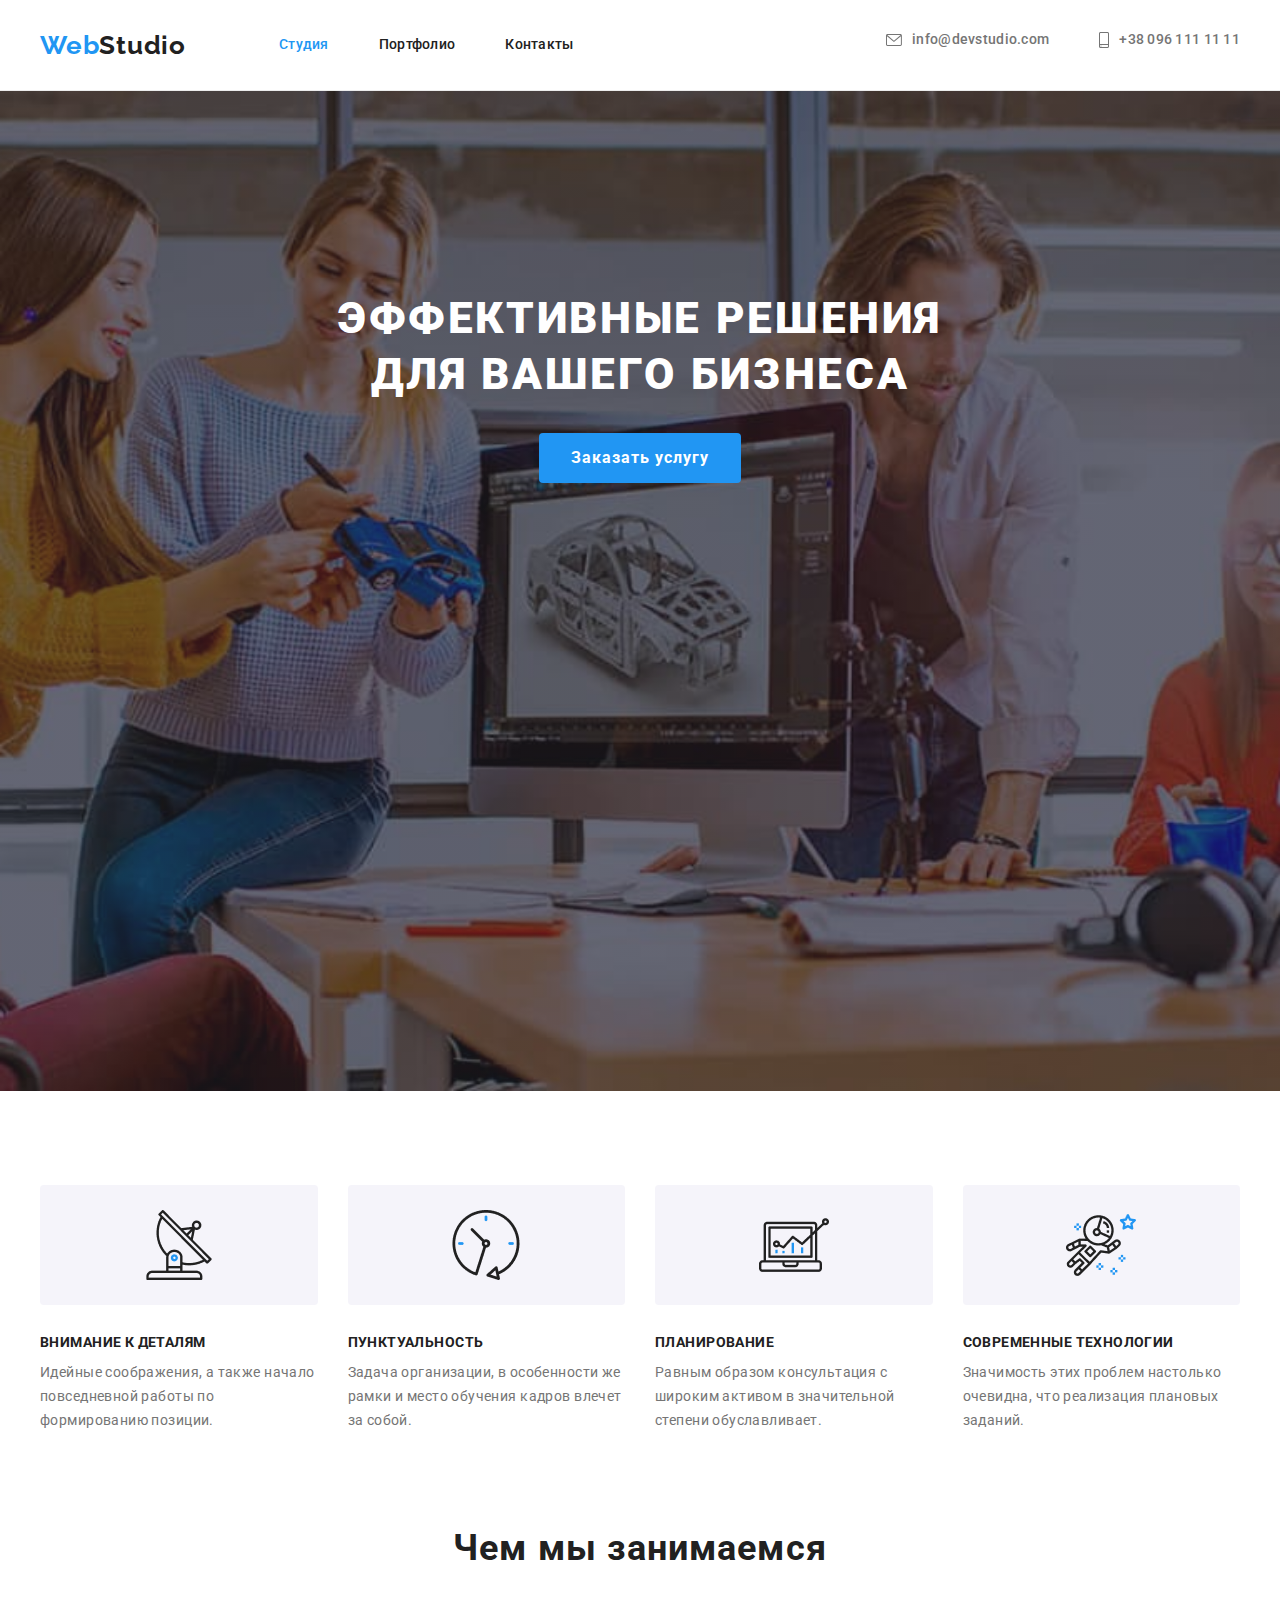
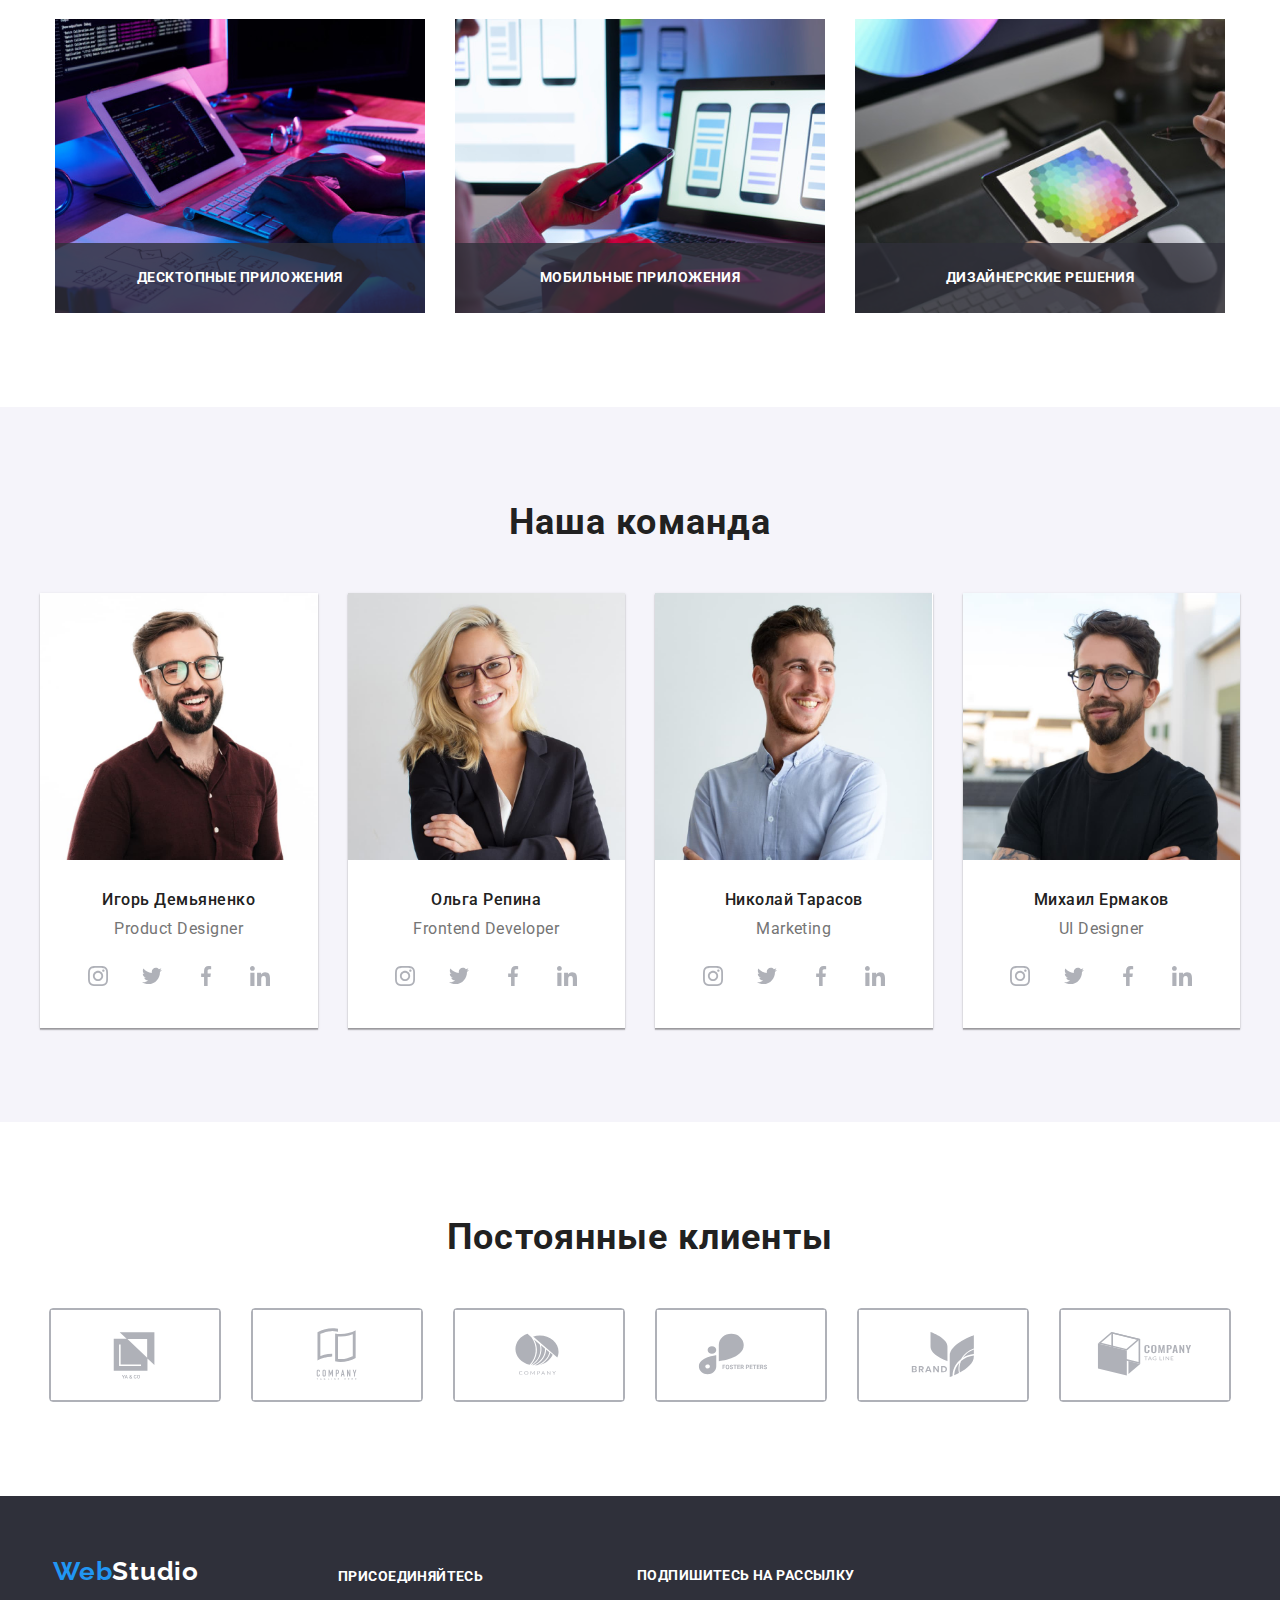
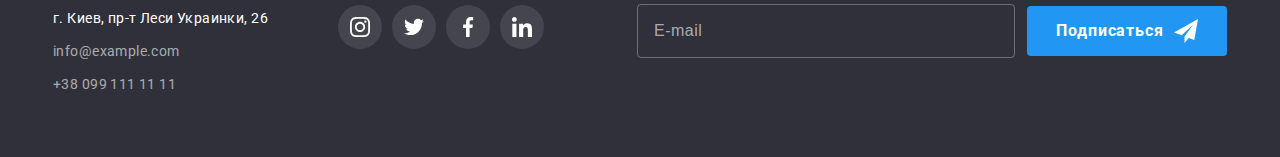
<file: index.html>
<!DOCTYPE html>
<html lang="ru">
<head>
    <meta  charset="UTF-8">
    <meta  http-equiv="X-UA-Compatible" content="IE=edge">
    <meta  name="viewport" content="width=device-width, initial-scale=1.0">
    <title>Студия</title>
    <link rel="preconnect" href="https://fonts.googleapis.com">
    <link rel="preconnect" href="https://fonts.gstatic.com" crossorigin>
    <link href="https://fonts.googleapis.com/css2?family=Raleway:wght@700&family=Roboto:wght@400;500;700;900&display=swap"
        rel="stylesheet">
        <link rel="stylesheet" href="https://cdnjs.cloudflare.com/ajax/libs/modern-normalize/1.1.0/modern-normalize.min.css"
            integrity="sha512-wpPYUAdjBVSE4KJnH1VR1HeZfpl1ub8YT/NKx4PuQ5NmX2tKuGu6U/JRp5y+Y8XG2tV+wKQpNHVUX03MfMFn9Q=="
            crossorigin="anonymous" referrerpolicy="no-referrer" />

    <link rel="stylesheet" href="./css/maim.min.css">
</head>
<body>
    <header class="header">
    <div class="container header__container">
        <a class=" logo link header__logo " href="" lang="en">Web<span class="logo__second">Studio</span></a>
        <button type="button" class="menu-open-btn" data-menu-open>
            <svg class=".menu-open-btn-icon" width="40" height="40">
            <use href="./images/icons.svg#icon-menu_40px"></use>
            </svg>
        </button>
        <nav class="site-nav">
            <ul class="site-list list ">
                <li class="site-list__item"><a class="site-list__link  link link-current" href="./index.html">Студия</a></li>
                <li class="site-list__item"><a class="site-list__link  link" href="./portfolio.html">Портфолио</a></li>
                <li class="site-list__item"><a class="site-list__link  link" href="">Контакты</a></li>
            </ul>
        </nav>
        <ul class="site-list-contact list">
            <li class="site-list-contact__item">
                    <a class="site-list-contact__link link" href="mailto:info@devstudio.com">
                        <svg class="site-list-contact__icon" width="16" height="12">
                        <use href="./images/icons.svg#icon-envelope"></use>
                    </svg>info@devstudio.com</a>
            </li>
            <li class="site-list-contact__item">
                <a class="site-list-contact__link link" href="tel:+380961111111">
                    <svg class="site-list-contact__icon" width="10" height="16">
                <use href="./images/icons.svg#icon-smartphone"></use>
            </svg> +38 096 111 11 11</a></li>
        </ul>
        </div>
        <div class="mobil-menu is-hidden" data-menu>
            <div class="container ">
                <div class="mobil-menu-top  menu-mob__top">
                    <button type="button" class="mobil-menu__close" data-menu-close>
                        <svg class="mobil__icons" width="40" height="40">
                            <use href="./images/icons.svg#icon-close_40px"></use>
                        </svg>
                    </button>
                    <ul class="menu-list list ">
                        <li class="menu-list__item"><a class="menu-list__link  link link-current" href="./index.html">Студия</a></li>
                        <li class="menu-list__item"><a class="menu-list__link  link" href="./portfolio.html">Портфолио</a></li>
                        <li class="menu-list__item"><a class="menu-list__link  link" href="">Контакты</a></li>
                    </ul>
                </div>
                <div class="menu-mob__bottom">
                <div class="menu-mob menu-mob__contact ">
                    <ul class="menu-list-contact list">
                    <li class="menu-list-contact__item">
                        <a class="menu-list-contact__tel link" href="tel:+380961111111"> +38 096 111 11 11</a>
                    </li>
                    <li class="menu-list-contact__item">
                        <a class="menu-list-contact__email link" href="mailto:info@devstudio.com">info@devstudio.com</a>
                    </li>
                    </ul>
                </div>
                <ul class="mobil-social list">
                <li class="mobil-social__list"><a class="mobil-social__link link" href="">Instagram</a></li>
                <li class="mobil-social__list"><a class="mobil-social__link link" href="">Twitter</a></li>
                <li class="mobil-social__list"><a class="mobil-social__link link" href="">Facebook</a></li>
                <li class="mobil-social__list"><a class="mobil-social__link link" href="">LinkedIn</a></li>
                </ul>
                </div>
            </div>
        </div>
    </header>
    <main>
        <section class="hero hero__background">
            <div class="container">
            <h1 class="hero__title">Эффективные решения для вашего бизнеса</h1>
            <button type="button" class=" button hero__btn" data-modal-open>Заказать услугу</button>
            </div>
        </section>
        <section class="quality">
            <div class="container">
            <ul class="quality-list list">
                <li class="quality-list__element antena-icon">
                    <h3 class="quality-list__title">Внимание к деталям</h3>
                    <p class="quality-list__after-title">Идейные соображения, а также начало повседневной работы по формированию позиции.</p>
                </li>
                <li class="quality-list__element clock-icon">
                    <h3 class="quality-list__title">Пунктуальность</h3>
                    <p class="quality-list__after-title">Задача организации, в особенности же рамки и место обучения кадров влечет за собой.</p>
                </li>
                <li class="quality-list__element diagrama-icon">
                    <h3 class="quality-list__title">Планирование</h3>
                    <p class="quality-list__after-title">Равным образом консультация с широким активом в значительной степени обуславливает.</p>
                </li>
                <li class="quality-list__element astonaut-icon">
                    <h3 class="quality-list__title">Современные технологии</h3>
                    <p class="quality-list__after-title">Значимость этих проблем настолько очевидна, что реализация плановых заданий.</p>
                </li>
            </ul>
            </div>
        </section>
        <section class="about">
            <div class="container">
            <h2 class="about__title">Чем мы занимаемся</h2>
            <ul class="about__list list">
                <li class="about__item"><a class="about__link link" href="">
                    <picture>
                        <source srcset="./all-images/keyboard.jpg 1x, 
                        ./all-images/a1_2x.jpg 2x"
                        media="(min-width: 1600px)">
                        <img src="./images/img-1.png" alt="работа на клавиатуре" >
                    </picture>
                    </a>
                <div class="about__thumb">
                    <p class="about__text">Десктопные приложения</p></div>
                </li>
                <li class="about__item"><a class="about__link link" href="">
                    <picture>
                        <source srcset="./all-images/notebook.jpg 1x, 
                        ./all-images/a2_2x.jpg 2x" 
                        media="(min-width: 1600px)">
                        <img src="./images/img-2.png" alt="сопряжение телефона и компьтера">
                    </picture>
                    </a>
                <div class="about__thumb">
                    <p class="about__text">Мобильные приложения</p>
                </div>
                </li>
                <li class="about__item"><a class="about__link link" href="">
                    <picture>
                        <source srcset="./all-images/tablet.jpg 1x, 
                        ./all-images/a3_2x.jpg 2x"
                        media="(min-width: 1600px)">
                        <img src="./images/img-3.png" alt="картинка на планшете">
                    </picture>
                    </a>
                <div class="about__thumb">
                    <p class="about__text">Дизайнерские решения</p>
                </div></li>
            </ul>
            </div>
        </section>
        <section class="team">
            <div class="container">
                <h2 class="team__title">Наша команда</h2>
                <ul class="team-list list">
                    <li class="team-list__item">
                            <div class="team-blok">
                            <picture>
                                <source  srcset="./all-images/team-1_m_1x.jpg 1x,
                                ./all-images/team-1_m_2x.jpg 2x"
                                media="(min-wigth:320px)"> 
                                <source srcset="./all-images/team-1_t_1x.jpg 1x,
                                ./all-images/team-1_t_2x.jpg 2x" 
                                media="(min-wigth:768px)">
                                <source srcset="./all-images/ihor.jpg 1x, 
                                ./all-images/team-1_d_2x.jpg 2x"
                                media="(min-width: 1600px)">
                                <img src="./images/img-igor.jpg" alt="фотография Игоря">
                            </picture>
                            <div class="team-cards">
                                <h3 class="team-cards__name">Игорь Демьяненко </h3>
                                <p lang="en" class="team-cards__after-name">Product Designer</p>
                            
                            <ul class="team-icon-list list">
                                <li class="team-icon-list__item">
                                    <a href="" class="team-icon-list__link">
                                        <svg class="team-icon-list__icon" width="20" height="20">
                                            <use href="./images/icons.svg#icon-instagram"></use>
                                        </svg>
                                    </a>
                                </li>
                                <li class="team-icon-list__item">
                                    <a href="" class="team-icon-list__link">
                                        <svg class="team-icon-list__icon" width="20" height="20">
                                            <use href="./images/icons.svg#icon-twitter"></use>
                                        </svg>
                                    </a>
                                </li>
                                <li class="team-icon-list__item">
                                    <a class="team-icon-list__link" href="">
                                    <svg class="team-icon-list__icon" width="20" height="20">
                                        <use href="./images/icons.svg#icon-facebook"></use>
                                    </svg>
                                    </a>
                                </li>
                                <li class="team-icon-list__item">
                                    <a class="team-icon-list__link"   href="">
                                    <svg class="team-icon-list__icon" width="20" height="20">
                                        <use href="./images/icons.svg#icon-linkedin"></use>
                                    </svg>
                                    </a>
                                </li>
                            </ul>
                            </div>
                        </div>
                    </li>
                    <li class="team-list__item">
                        <div class="team-blok">
                            <picture>
                                <source srcset="./all-images/team-2_m_1x.jpg 1x,
                                ./all-images/team-2_m_2x.jpg 2x"
                                media="(min-wigth:320px)">
                                <source srcset="./all-images/team-2_t_1x.jpg 1x,
                                ./all-images/team-2_t_2x.jpg 2x" 
                                media="(min-wigth:768px)">
                                <source srcset="./all-images/olga.jpg 1x, 
                                ./all-images/team-2_d_2x.jpg 2x"
                                media="(min-width: 1600px)">
                            <img src="./images/img-olga.jpg" alt="фотография Ольги">
                            </picture>
                        <div class="team-cards">
                            <h3 class="team-cards__name">Ольга Репина</h3>
                            <p lang="en" class="team-cards__after-name">Frontend Developer</p>
                            <ul class="team-icon-list list">
                            <li class="team-icon-list__item">
                                <a href="" class="team-icon-list__link">
                                    <svg class="team-icon-list__icon" width="20" height="20">
                                        <use href="./images/icons.svg#icon-instagram"></use>
                                    </svg>
                                </a>
                            </li>
                            <li class="team-icon-list__item">
                                <a href="" class="team-icon-list__link">
                                    <svg class="team-icon-list__icon" width="20" height="20">
                                        <use href="./images/icons.svg#icon-twitter"></use>
                                    </svg>
                                </a>
                            </li>
                            <li class="team-icon-list__item">
                                <a class="team-icon-list__link" href="">
                                    <svg class="team-icon-list__icon" width="20" height="20">
                                        <use href="./images/icons.svg#icon-facebook"></use>
                                    </svg>
                                </a>
                            </li>
                            <li class="team-icon-list__item">
                                <a class="team-icon-list__link" href="">
                                    <svg class="team-icon-list__icon" width="20" height="20">
                                        <use href="./images/icons.svg#icon-linkedin"></use>
                                    </svg>
                                </a>
                            </li>
                        </ul>
                        </div>
                        </div>
                    </li>
                    <li class="team-list__item">
                        <div class="team-blok">
                            <picture>
                                <source srcset="./all-images/team-3_m_1x.jpg 1x,
                                ./all-images/team-3_m_2x.jpg 2x" 
                                media="(min-wigth:320px)">
                                <source srcset="./all-images/team-3_t_1x.jpg 1x,
                                ./all-images/team-3_t_2x.jpg 2x" 
                                media="(min-wigth:768px)">
                                <source srcset="./all-images/nikola.jpg 1x, 
                                ./all-images/team-3_d_2x.jpg 2x" 
                                media="(min-width: 1600px)">
                                <img src="./images/img-nikola.jpg" alt="фотография Николая">
                            </picture>
                        <div class="team-cards">
                            <h3 class="team-cards__name">Николай Тарасов</h3>
                            <p lang="en" class="team-cards__after-name">Marketing</p>
                        
                        <ul class="team-icon-list list">
                            <li class="team-icon-list__item">
                                <a href="" class="team-icon-list__link">
                                    <svg class="team-icon-list__icon" width="20" height="20">
                                        <use href="./images/icons.svg#icon-instagram"></use>
                                    </svg>
                                </a>
                            </li>
                            <li class="team-icon-list__item">
                                <a href="" class="team-icon-list__link">
                                    <svg class="team-icon-list__icon" width="20" height="20">
                                        <use href="./images/icons.svg#icon-twitter"></use>
                                    </svg>
                                </a>
                            </li>
                            <li class="team-icon-list__item">
                                <a class="team-icon-list__link" href="">
                                    <svg class="team-icon-list__icon" width="20" height="20">
                                        <use href="./images/icons.svg#icon-facebook"></use>
                                    </svg>
                                </a>
                            </li>
                            <li class="team-icon-list__item">
                                <a class="team-icon-list__link" href="">
                                    <svg class="team-icon-list__icon" width="20" height="20">
                                        <use href="./images/icons.svg#icon-linkedin"></use>
                                    </svg>
                                </a>
                            </li>
                        </ul>
                        </div>
                        </div>
                    </li>
                    <li class="team-list__item">
                        <div class="team-blok">
                            <picture>
                                <source srcset="./all-images/team-4_m_1x.jpg 1x,
                                ./all-images/team-4_m_2x.jpg 2x" 
                                media="(min-wigth:320px)">
                                <source srcset="./all-images/team-4_t_1x.jpg 1x,
                                ./all-images/team-4_t_2x.jpg 2x" 
                                media="(min-wigth:768px)">
                                <source srcset="./all-images/miko.jpg 1x, 
                                ./all-images/team-4_d_2x.jpg 2x" 
                                media="(min-width: 1600px)">
                            <img src="./images/img-miha.jpg" alt="фотография Михаила">
                            </picture>
                        <div class="team-cards">
                            <h3 class="team-cards__name">Михаил Ермаков</h3>
                            <p lang="en" class="team-cards__after-name">UI Designer</p>
                        
                        <ul class="team-icon-list list">
                            <li class="team-icon-list__item">
                                <a href="" class="team-icon-list__link">
                                    <svg class="team-icon-list__icon" width="20" height="20">
                                        <use href="./images/icons.svg#icon-instagram"></use>
                                    </svg>
                                </a>
                            </li>
                            <li class="team-icon-list__item">
                                <a href="" class="team-icon-list__link">
                                    <svg class="team-icon-list__icon" width="20" height="20">
                                        <use href="./images/icons.svg#icon-twitter"></use>
                                    </svg>
                                </a>
                            </li>
                            <li class="team-icon-list__item">
                                <a class="team-icon-list__link" href="">
                                    <svg class="team-icon-list__icon" width="20" height="20">
                                        <use href="./images/icons.svg#icon-facebook"></use>
                                    </svg>
                                </a>
                            </li>
                            <li class="team-icon-list__item">
                                <a class="team-icon-list__link" href="">
                                    <svg class="team-icon-list__icon" width="20" height="20">
                                        <use href="./images/icons.svg#icon-linkedin"></use>
                                    </svg>
                                </a>
                            </li>
                        </ul>
                        </div>
                        </div>
                    </li>
                </ul>
            </div>
        </section>
        <section class="client">
            <div class="container">
                <h2 class="client__title">Постоянные клиенты</h2>
                <ul class="list client-list">
                    <li class="client-list__item">
                        <a class="client-list__logo link" href="" lang="en">
                            <svg class="logo" width="106" height="60">
                                <use href="./images/icons.svg#icon-logo"></use></svg></a>
                    </li>
                    <li class="client-list__item">
                        <a class="client-list__logo link" href="" lang="en">
                            <svg class="logo" width="106" height="60">
                            <use href="./images/icons.svg#icon-logo-two"></use>
                        </svg></a>
                    </li>
                    <li class="client-list__item">
                        <a class="client-list__logo link" href="" lang="en">
                            <svg class="logo" width="106" height="60">
                            <use href="./images/icons.svg#icon-logo-three"></use>
                        </svg>
                        </a>
                    </li>
                    <li class="client-list__item">
                        <a class="client-list__logo link" href="" lang="en"><svg class="logo" width="106" height="60">
                            <use href="./images/icons.svg#icon-logo-four"></use>
                        </svg>
                        </a>
                    </li>
                    <li class="client-list__item">
                        <a class="client-list__logo link" href="" lang="en"><svg class="logo" width="106" height="60">
                            <use href="./images/icons.svg#icon-logo-five"></use>
                        </svg>
                        </a>
                    </li>
                    <li class="client-list__item">
                        <a class="client-list__logo link" href="" lang="en"><svg class="logo" width="106" height="60">
                            <use href="./images/icons.svg#icon-logo-six"></use>
                        </svg>
                        </a>
                    </li>
                </ul>
            </div>
        </section>
    </main>
<footer class="footer">
<div class="container footer__container"> 
        <div class="footer__logo-container">
                    <a class="logo logo__link link" href="" lang="en">Web<span class="footer__logo-second">Studio</span></a>
                    <ul class="footer-list list">
                        <li class="footer-list__item"><a class="footer-list__link-maps link" href="https://goo.gl/maps/vnpv5dZW7NSg2xcv8"
                                target="_blank" rel="noreferrer noopener">г. Киев, пр-т Леси Украинки, 26</a></li>
                        <li class="footer-list__item"><a class="footer-list__link link" href="mailto:info@example.com">info@example.com</a></li>
                        <li class="footer-list__item"><a class="footer-list__link link" href="tel:+380991111111">+38 099 111 11 11</a></li>
                    </ul>
        </div>        
        <div class="footer__icon-container">
                    <h3 class="footer__icon-title">присоединяйтесь</h3>
                    <ul class="footer-icon-list list">
                        <li class="footer-icon-list__item">
                            <a class="footer-icon-list__icon link" href="" >
                                <svg class="footer-icon-list__logo-icon" width="20" height="20">
                                    <use href="./images/icons.svg#icon-instagram"></use>
                                </svg>
                            </a>
                        </li>
                        <li class="footer-icon-list__item">
                            <a class="footer-icon-list__icon link" href="">
                                <svg class="footer-icon-list__logo-icon" width="20" height="20">
                                    <use href="./images/icons.svg#icon-twitter"></use>
                                </svg>
                            </a>
                        </li>
                        <li class="footer-icon-list__item">
                            <a class="footer-icon-list__icon link" href="">
                                <svg class="footer-icon-list__logo-icon" width="20" height="20">
                                    <use href="./images/icons.svg#icon-facebook"></use>
                                </svg>
                            </a>
                        </li>
                        <li class="footer-icon-list__item">
                            <a class="footer-icon-list__icon link" href="">
                                <svg class="footer-icon-list__logo-icon" width="20" height="20">
                                    <use href="./images/icons.svg#icon-linkedin"></use>
                                </svg>
                            </a>
                        </li>
                    </ul>
        </div>   
            <div class="footer__conect-container">
            <form action="#" class="conect">
                <label for="E-mail" class="conect__title">Подпишитесь на рассылку</label>
            <div class="conect__container">
                <input type="email"  placeholder="E-mail" class="conect__input" name="email" id="E-mail">
                <button type="submit" class="button button__conect">
                    <span class="buttom__text">Подписаться</span>
                    <svg class="conect__icon" width="24" height="24">
                    <use href="./images/icons.svg#icon-icon-send"></use>
                </svg>
                </button>
            </div>
            </form>
        </div>    
</div>
</footer>
<div class="backdrop is-hidden" data-modal>
<div class="modal">
    <button type="button" class="button modal__close" data-modal-close>
        <svg class="modal__icons" width="18" height="18">
            <use href="./images/icons.svg#icon-close-black-18dp"></use>
        </svg>
    </button>
    <h2 class="modal__title">Оставьте свои данные, мы вам перезвоним</h2>
    <form action="#" class="modal-form">
        <div class="modal-form__field">
            <label for="name" class="modal-form__text">Имя</label>
            <div class="input-wrap">
            <input type="text" name="name" id="name" class="input-wrap__name">
            <svg class="input-wrap__icons" width="18" height="18">
                <use href="./images/icons.svg#icon-name"></use>
            </svg>
            </div>
        </div>
        <div class="modal-form__field">
            <label for="telefon" class="modal-form__text">Телефон</label>
            <div class="input-wrap">
            <input type="tel" name="telefon" id="telefon" class="input-wrap__name">
            <svg class="input-wrap__icons" width="18" height="18">
                <use href="./images/icons.svg#icon-telefone"></use>
            </svg>
            </div>
        </div>
        <div class="modal-form__field">
            <label for="Email" class="modal-form__text">Почта</label>
            <div class="input-wrap">
            <input type="email" name="email" id="Email" class="input-wrap__name">
            <svg class="input-wrap__icons" width="18" height="18">
                <use href="./images/icons.svg#icon-email"></use>
            </svg>
            </div>
        </div>
        <div class="modal-form__field">
            <label for="textarea-coment" class="modal-form__text">Комментарий</label>
            <textarea name="coment-text" id="textarea-coment" class="modal-form__textarea-text" cols="30" rows="10" placeholder="Введите текст"></textarea></div>
        <div class="modal-form__checkbox">
            <input type="checkbox" id="policy" name="policy" class="modal-form__policy-checkbox visually-hidden">
            <label for="policy" class="modal-form__text-checkbox"><span><svg class="modal-form__input-icon" width="16" height="15">
                <use href="./images/icons.svg#icon-vector-checked"></use>
            </svg></span> 
        <p>Соглашаюсь с рассылкой и принимаю<a href="" class="modal-form__text-checkbox-span"> Условия договора</a></p></label>
        </div>
        
    <button type="submit" class="button button__modal">Отправить</button>    
</form>

</div>
</div>
<script src="./js/modal.js"></script>
<script src="./js/mobile-menu.js"></script>
</body>
</html>
</file>
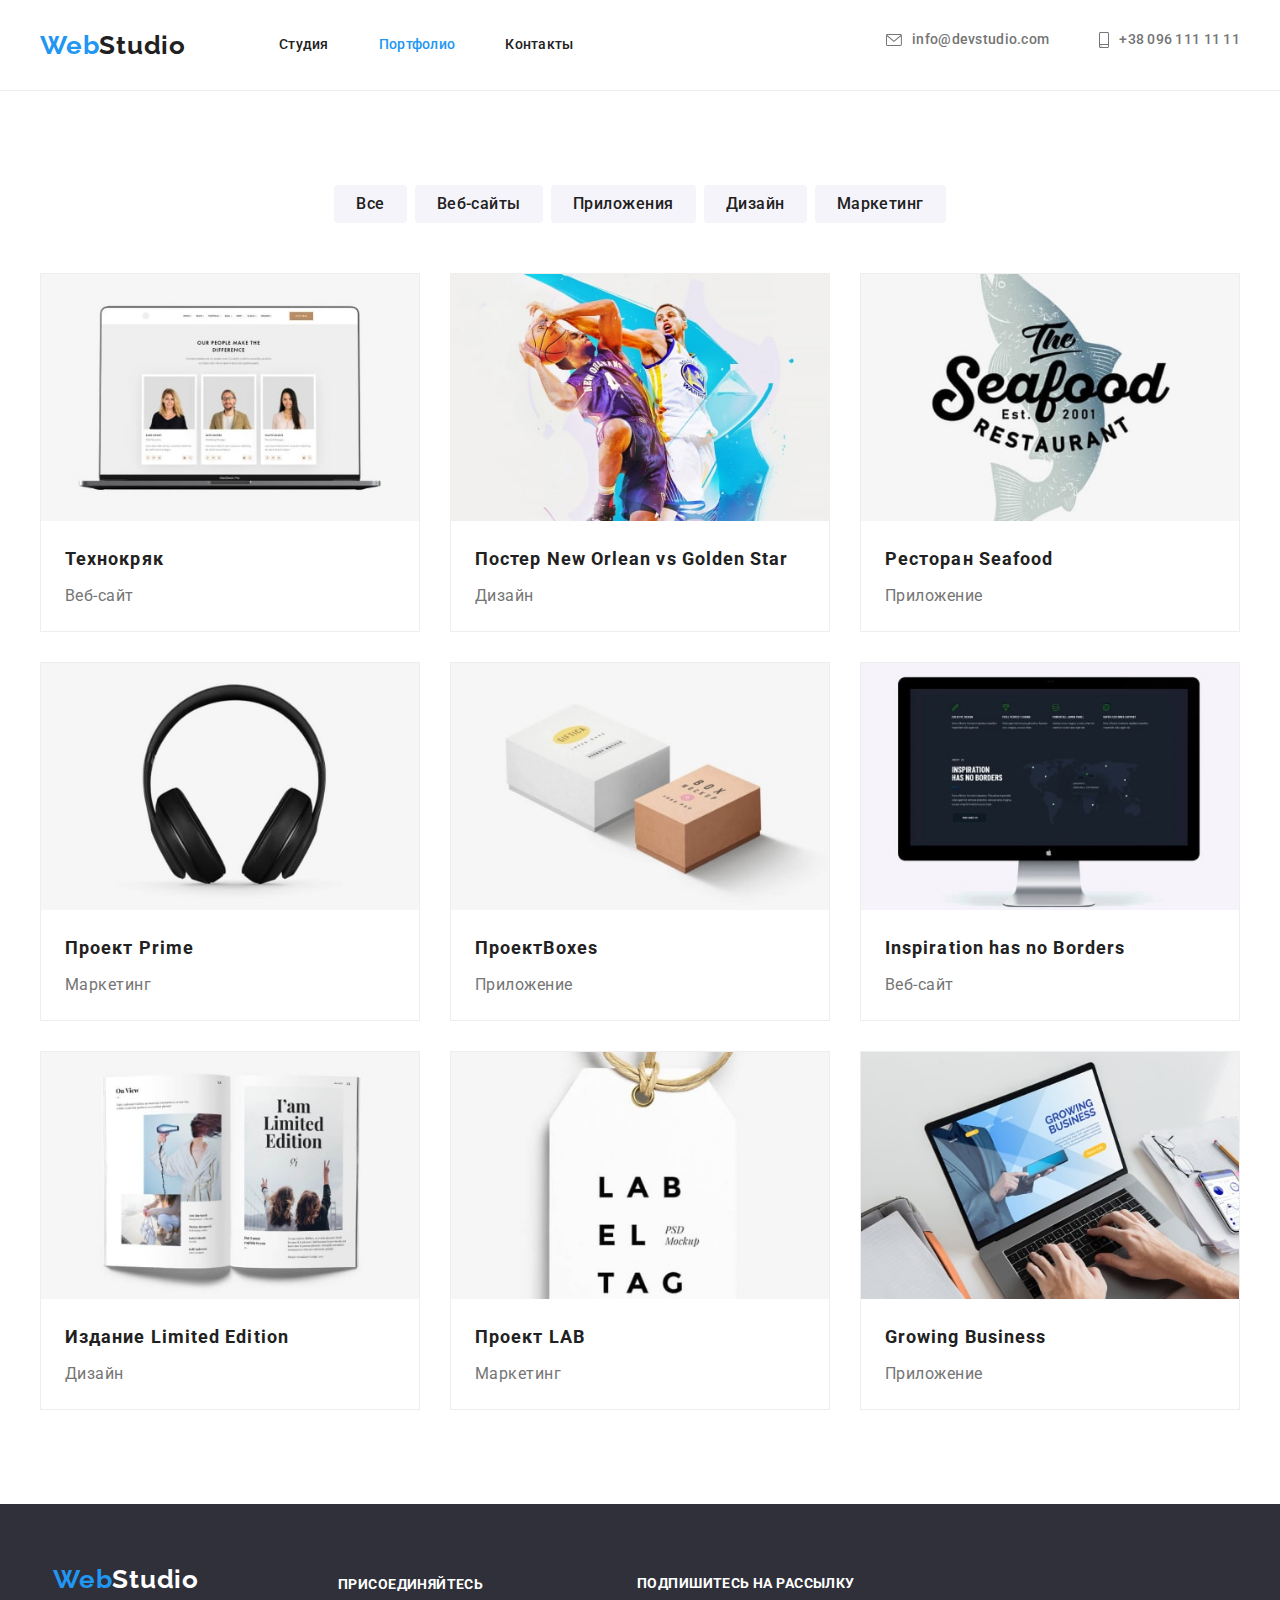
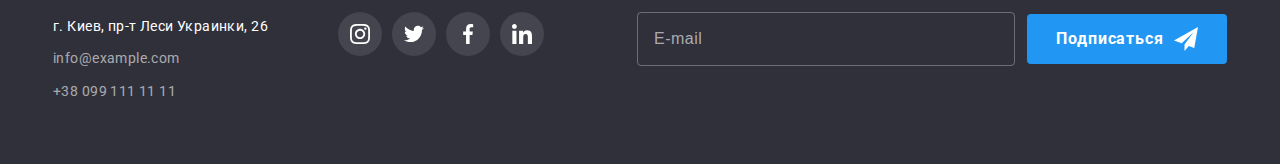
<file: portfolio.html>
<!DOCTYPE html>
<html lang="ru">
<head>
    <meta charset="UTF-8">
    <meta http-equiv="X-UA-Compatible" content="IE=edge">
    <meta name="viewport" content="width=device-width, initial-scale=1.0">
    <title>Портфолио</title>
    <link rel="preconnect" href="https://fonts.googleapis.com">
    <link rel="preconnect" href="https://fonts.gstatic.com" crossorigin>
    <link href="https://fonts.googleapis.com/css2?family=Raleway:wght@700&family=Roboto:wght@400;500;700;900&display=swap"
        rel="stylesheet">
    <link rel="stylesheet" href="https://cdnjs.cloudflare.com/ajax/libs/modern-normalize/1.1.0/modern-normalize.min.css"
            integrity="sha512-wpPYUAdjBVSE4KJnH1VR1HeZfpl1ub8YT/NKx4PuQ5NmX2tKuGu6U/JRp5y+Y8XG2tV+wKQpNHVUX03MfMFn9Q=="
            crossorigin="anonymous" referrerpolicy="no-referrer" />
    <link rel="stylesheet" href="./css/maim.min.css">
</head>
<body>
<header class="header">
    <div class="container header__container">
        <a class=" logo link header__logo " href="" lang="en">Web<span class="logo__second">Studio</span></a>
        <button type="button" class="menu-open-btn" data-menu-open>
            <svg class=".menu-open-btn-icon" width="40" height="40">
                <use href="./images/icons.svg#icon-menu_40px"></use>
            </svg>
        </button>
        <nav class="site-nav">
            <ul class="site-list list ">
                <li class="site-list__item"><a class="site-list__link  link" href="./index.html">Студия</a>
                </li>
                <li class="site-list__item"><a class="site-list__link  link link-current" href="./portfolio.html">Портфолио</a></li>
                <li class="site-list__item"><a class="site-list__link  link" href="">Контакты</a></li>
            </ul>
        </nav>
        <ul class="site-list-contact list">
            <li class="site-list-contact__item">
                <a class="site-list-contact__link link" href="mailto:info@devstudio.com"><svg
                        class="site-list-contact__icon" width="16" height="12">
                        <use href="./images/icons.svg#icon-envelope"></use>
                    </svg>info@devstudio.com</a>
            </li>
            <li class="site-list-contact__item">
                <a class="site-list-contact__link link" href="tel:+380961111111"><svg class="site-list-contact__icon"
                        width="10" height="16">
                        <use href="./images/icons.svg#icon-smartphone"></use>
                    </svg> +38 096 111 11 11</a>
            </li>
        </ul>
    </div>
    <div class="mobil-menu is-hidden" data-menu>
        <div class="container ">
            <div class="mobil-menu-top  menu-mob__top">
                <button type="button" class="mobil-menu__close" data-menu-close>
                    <svg class="mobil__icons" width="40" height="40">
                        <use href="./images/icons.svg#icon-close_40px"></use>
                    </svg>
                </button>
                <ul class="menu-list list ">
                    <li class="menu-list__item"><a class="menu-list__link  link "
                            href="./index.html">Студия</a></li>
                    <li class="menu-list__item"><a class="menu-list__link  link link-current" href="./portfolio.html">Портфолио</a>
                    </li>
                    <li class="menu-list__item"><a class="menu-list__link  link" href="">Контакты</a></li>
                </ul>
            </div>
            <div class="menu-mob__bottom">
                <div class="menu-mob menu-mob__contact ">
                    <ul class="menu-list-contact list">
                        <li class="menu-list-contact__item">
                            <a class="menu-list-contact__tel link" href="tel:+380961111111"> +38 096 111 11 11</a>
                        </li>
                        <li class="menu-list-contact__item">
                            <a class="menu-list-contact__email link"
                                href="mailto:info@devstudio.com">info@devstudio.com</a>
                        </li>
                    </ul>
                </div>
                <ul class="mobil-social list">
                    <li class="mobil-social__list"><a class="mobil-social__link link" href="">Instagram</a></li>
                    <li class="mobil-social__list"><a class="mobil-social__link link" href="">Twitter</a></li>
                    <li class="mobil-social__list"><a class="mobil-social__link link" href="">Facebook</a></li>
                    <li class="mobil-social__list"><a class="mobil-social__link link" href="">LinkedIn</a></li>
                </ul>
            </div>
        </div>
    </div>
</header>
    <main>
        <section class="portfolio">
            <div class="container">
                <ul class="portfolio__list list" >
                    <li class="portfolio__item"><button type="button" class="button__portfolio button">Все</button></li>
                    <li class="portfolio__item"><button type="button" class="button__portfolio button">Веб-сайты</button></li>
                    <li class="portfolio__item"><button type="button" class="button__portfolio button">Приложения</button></li>
                    <li class="portfolio__item"><button type="button" class="button__portfolio button">Дизайн</button></li>
                    <li class="portfolio__item"><button type="button" class="button__portfolio button">Маркетинг</button></li>
                </ul>
                <ul class="portfolio__second-list list">
                        <li class="portfolio__second-item">
                            <a href="" class="portfolio__second-link link">
                            <div class="portfolio__thumb">
                                <picture>
                                    <source srcset="./all-images/1_m_1x.jpg 1x,
                                    ./all-images/1_m_2x.jpg 2x"
                                    media="(min-width:320px)">
                                    <source srcset="./all-images/1_t_1x.jpg 1x,
                                    ./all-images/1_t_2x.jpg 2x" 
                                    media="(min-width:768px)">
                                    <source srcset="./all-images/tech.jpg 1x,
                                    ./all-images/1_d_2x.jpg 2x" 
                                    media="(min-width:1600px)">
                                <img src="./images/portf-1.jpg" alt="открыт сайт с данными команды">
                                </picture>
                                <p class="portfolio__img-text">Технокряк это современная площадка распространения коронавируса. Компании используют эту
                                платформу для цифрового
                                шпионажа и атак на защищённые сервера конкурентов.</p>
                                </div>
                                <div class="portfolio__second-card">
                                    <h2 class="portfolio__second-title">Технокряк</h2>
                                    <p class="portfolio__after-title">Веб-сайт</p>
                                </div>
                            </a>
                        </li>
                        <li class="portfolio__second-item">
                            <a href="" class="portfolio__second-link link">
                            <div class="portfolio__thumb">
                                <picture>
                                    <source srcset="./all-images/2_m_1x.jpg 1x,
                                    ./all-images/2_m_2x.jpg 2x" 
                                    media="(min-width:320px)">
                                    <source srcset="./all-images/2_t_1x.jpg 1x,
                                    ./all-images/2_t_2x.jpg 2x" 
                                    media="(min-width:768px)">
                                    <source srcset="./all-images/new-orlean.jpg 1x,
                                    ./all-images/2_d_2x.jpg 2x" 
                                    media="(min-width:1600px)">
                                    <img src="./images/portf-2.jpg" alt="два игрока баскетбола борются за мяч" >
                                </picture>
                                <p class="portfolio__img-text">Технокряк это современная площадка распространения коронавируса. Компании используют эту
                                платформу для цифрового
                                шпионажа и атак на защищённые сервера конкурентов.</p>
                                </div>
                                <div class="portfolio__second-card">
                                    <h2 class="portfolio__second-title">Постер <span lang="en">New Orlean vs Golden Star</span></h2>
                                    <p class="portfolio__after-title">Дизайн</p>   
                                </div>
                            </a>
                        </li>
                        <li class="portfolio__second-item">
                            <a href="" class="portfolio__second-link link">
                            <div class="portfolio__thumb">
                                <picture>
                                    <source srcset="./all-images/3_m_1x.jpg 1x,
                                    ./all-images/3_m_2x.jpg 2x" 
                                    media="(min-width:320px)">
                                    <source srcset="./all-images/3_t_1x.jpg 1x,
                                    ./all-images/3_t_2x.jpg 2x" 
                                    media="(min-width:768px)">
                                    <source srcset="./all-images/fish.jpg 1x,
                                    ./all-images/3_d_2x.jpg 2x" 
                                    media="(min-width:1600px)">
                                    <img src="./images/portf-3.jpg" alt="эмблема рестора морской еды">
                                </picture>
                            <p class="portfolio__img-text">Технокряк это современная площадка распространения коронавируса. Компании используют эту
                            платформу для цифрового
                            шпионажа и атак на защищённые сервера конкурентов.</p>
                            </div>
                            <div class="portfolio__second-card">
                                <h2 class="portfolio__second-title">Ресторан <span lang="en">Seafood</span></h2>
                                <p class="portfolio__after-title">Приложение</p>
                            </div>
                            </a>
                        </li>
                        <li class="portfolio__second-item">
                            <a href="" class="portfolio__second-link link">
                            <div class="portfolio__thumb">
                                <picture>
                                    <source srcset="./all-images/4_m_1x.jpg 1x,
                                    ./all-images/4_m_2x.jpg 2x" 
                                    media="(min-width:320px)">
                                    <source srcset="./all-images/4_t_1x.jpg 1x,
                                    ./all-images/4_t_2x.jpg 2x" 
                                    media="(min-width:768px)">
                                    <source srcset="./all-images/headphones.jpg 1x,
                                    ./all-images/4_d_2x.jpg 2x" 
                                    media="(min-width:1600px)">
                                    <img src="./images/portf-4.jpg" alt="фото черных наушников">
                                </picture>
                                <p class="portfolio__img-text">Технокряк это современная площадка распространения коронавируса. Компании используют эту
                                платформу для цифрового
                                шпионажа и атак на защищённые сервера конкурентов.</p>
                            </div>
                            <div class="portfolio__second-card">
                                <h2 class="portfolio__second-title">Проект <span lang="en">Prime</span></h2>
                                <p class="portfolio__after-title">Маркетинг</p>   
                            </div>
                            </a>
                        </li>
                        <li class="portfolio__second-item">
                            <a href="" class="portfolio__second-link link">
                            <div class="portfolio__thumb">
                                <picture>
                                    <source srcset="./all-images/5_m_1x.jpg 1x,
                                    ./all-images/5_m_2x.jpg 2x" 
                                    media="(min-width:320px)">
                                    <source srcset="./all-images/5_t_1x.jpg 1x,
                                    ./all-images/5_t_2x.jpg 2x" 
                                    media="(min-width:768px)">
                                    <source srcset="./all-images/boxes.jpg 1x,
                                    ./all-images/5_d_2x.jpg 2x" 
                                    media="(min-width:1600px)">
                                <img src="./images/portf-5.jpg" alt="коробки с надписями">
                                </picture>
                                <p class="portfolio__img-text">Технокряк это современная площадка распространения коронавируса. Компании используют эту
                                платформу для цифрового
                                шпионажа и атак на защищённые сервера конкурентов.</p>
                            </div>
                            <div class="portfolio__second-card">
                                <h2 class="portfolio__second-title">Проект<span lang="en">Boxes</span></h2>
                                <p class="portfolio__after-title">Приложение</p>  
                            </div>
                            </a>
                        </li>
                        <li class="portfolio__second-item">
                            <a href="" class="portfolio__second-link link ">
                            <div class="portfolio__thumb">
                                <picture>
                                    <source srcset="./all-images/6_m_1x.jpg 1x,
                                    ./all-images/6_m_2x.jpg 2x" 
                                    media="(min-width:320px)">
                                    <source srcset="./all-images/6_t_1x.jpg 1x,
                                    ./all-images/6_t_2x.jpg 2x" 
                                    media="(min-width:768px)">
                                    <source srcset="./all-images/mac.jpg 1x,
                                    ./all-images/6_d_2x.jpg 2x" 
                                    media="(min-width:1600px)">
                                    <img src="./images/portf-6.jpg" alt="монитор с веб сайтом">
                                </picture>
                                <p class="portfolio__img-text">Технокряк это современная площадка распространения коронавируса. Компании используют эту
                                    платформу для цифрового
                                    шпионажа и атак на защищённые сервера конкурентов.</p>
                            </div>
                            <div class="portfolio__second-card">
                                <h2 class="portfolio__second-title" lang="en">Inspiration has no Borders</h2>
                                <p class="portfolio__after-title">Веб-сайт</p> 
                            </div>
                            </a>
                        </li>
                        <li class="portfolio__second-item">
                            <a href="" class="portfolio__second-link link">
                            <div class="portfolio__thumb">
                                <picture>
                                    <source srcset="./all-images/7_m_1x.jpg 1x,
                                    ./all-images/7_m_2x.jpg 2x" 
                                    media="(min-width:320px)">
                                    <source srcset="./all-images/7_t_1x.jpg 1x,
                                    ./all-images/7_t_2x.jpg 2x" 
                                    media="(min-width:768px)">
                                    <source srcset="./all-images/book.jpg 1x,
                                    ./all-images/7_d_2x.jpg 2x" 
                                    media="(min-width:1600px)">
                                    <img src="./images/portf-7.jpg" alt="журнал с красивым дизайном страниц">
                                </picture>
                                <p class="portfolio__img-text">Технокряк это современная площадка распространения коронавируса. Компании используют эту
                                платформу для цифрового
                                шпионажа и атак на защищённые сервера конкурентов.</p>
                            </div>
                            <div class="portfolio__second-card">
                                <h2 class="portfolio__second-title">Издание <span lang="en">Limited Edition</span></h2>
                                <p class="portfolio__after-title">Дизайн</p>  
                            </div>
                            </a>
                        </li>
                        <li class="portfolio__second-item">
                            <a href="" class="portfolio__second-link link">
                            <div class="portfolio__thumb">
                                <picture>
                                    <source srcset="./all-images/8_m_1x.jpg 1x,
                                    ./all-images/8_m_2x.jpg 2x" 
                                    media="(min-width:320px)">
                                    <source srcset="./all-images/8_t_1x.jpg 1x,
                                    ./all-images/8_t_2x.jpg 2x"
                                    media="(min-width:768px)">
                                    <source srcset="./all-images/lable1.jpg 1x,
                                    ./all-images/8_d_2x.jpg 2x" 
                                    media="(min-width:1600px)">
                                    <img src="./images/portf-8.jpg" alt="картинка лейбы">
                                </picture>
                                <p class="portfolio__img-text">Технокряк это современная площадка распространения коронавируса. Компании используют эту
                                    платформу для цифрового
                                    шпионажа и атак на защищённые сервера конкурентов.</p>
                            </div>
                            <div class="portfolio__second-card">
                                <h2 class="portfolio__second-title">Проект <span lang="en">LAB</span> </h2>
                                <p class="portfolio__after-title">Маркетинг</p>    
                            </div>
                            </a>
                        </li>
                        <li class="portfolio__second-item">
                            <a href="" class="portfolio__second-link link">
                            <div class="portfolio__thumb">
                                <picture>
                                    <source srcset="./all-images/9_m_1x.jpg 1x,
                                    ./all-images/9_m_2x.jpg 2x" 
                                    media="(min-width:320px)">
                                    <source srcset="./all-images/9_t_1x.jpg 1x,
                                    ./all-images/9_t_2x.jpg 2x" 
                                    media="(min-width:768px)">
                                    <source srcset="./all-images/notebook2.jpg 1x,
                                    ./all-images/9_d_2x.jpg 2x"
                                    media="(min-width:1600px)">
                                    <img src="./images/portf-9.jpg" alt="работа за ноутбуком">
                                </picture>
                                <p class="portfolio__img-text">Технокряк это современная площадка распространения коронавируса. Компании используют эту
                                платформу для цифрового
                                шпионажа и атак на защищённые сервера конкурентов.</p>
                            </div>
                            <div class="portfolio__second-card">
                                <h2 class="portfolio__second-title" lang="en">Growing Business</h2>
                                <p class="portfolio__after-title">Приложение</p>
                            </div>
                            </a>
                        </li>
                    </ul>
            </div>
        </section>
    </main>
<footer class="footer">
    <div class="container footer__container">
        <div class="footer__logo-container">
            <a class="logo logo__link link" href="" lang="en">Web<span class="footer__logo-second">Studio</span></a>
            <ul class="footer-list list">
                <li class="footer-list__item"><a class="footer-list__link-maps link"
                        href="https://goo.gl/maps/vnpv5dZW7NSg2xcv8" target="_blank" rel="noreferrer noopener">г. Киев,
                        пр-т Леси Украинки, 26</a></li>
                <li class="footer-list__item"><a class="footer-list__link link"
                        href="mailto:info@example.com">info@example.com</a></li>
                <li class="footer-list__item"><a class="footer-list__link link" href="tel:+380991111111">+38 099 111 11
                        11</a></li>
            </ul>
        </div>
        <div class="footer__icon-container">
            <h3 class="footer__icon-title">присоединяйтесь</h3>
            <ul class="footer-icon-list list">
                <li class="footer-icon-list__item">
                    <a class="footer-icon-list__icon link" href="">
                        <svg class="footer-icon-list__logo-icon" width="20" height="20">
                            <use href="./images/icons.svg#icon-instagram"></use>
                        </svg>
                    </a>
                </li>
                <li class="footer-icon-list__item">
                    <a class="footer-icon-list__icon link" href="">
                        <svg class="footer-icon-list__logo-icon" width="20" height="20">
                            <use href="./images/icons.svg#icon-twitter"></use>
                        </svg>
                    </a>
                </li>
                <li class="footer-icon-list__item">
                    <a class="footer-icon-list__icon link" href="">
                        <svg class="footer-icon-list__logo-icon" width="20" height="20">
                            <use href="./images/icons.svg#icon-facebook"></use>
                        </svg>
                    </a>
                </li>
                <li class="footer-icon-list__item">
                    <a class="footer-icon-list__icon link" href="">
                        <svg class="footer-icon-list__logo-icon" width="20" height="20">
                            <use href="./images/icons.svg#icon-linkedin"></use>
                        </svg>
                    </a>
                </li>
            </ul>
        </div>
        <div class="footer__conect-container">
            <form action="#" class="conect">
                <label for="E-mail" class="conect__title">Подпишитесь на рассылку</label>
                <div class="conect__container">
                    <input type="email" placeholder="E-mail" class="conect__input" name="email" id="E-mail">
                    <button type="submit" class="button button__conect">
                        <span class="buttom__text">Подписаться</span>
                        <svg class="conect__icon" width="24" height="24">
                            <use href="./images/icons.svg#icon-icon-send"></use>
                        </svg>
                    </button>
                </div>
            </form>
        </div>
    </div>
</footer>
<script src="./js/mobile-menu.js"></script>
</body>
</html>
</file>
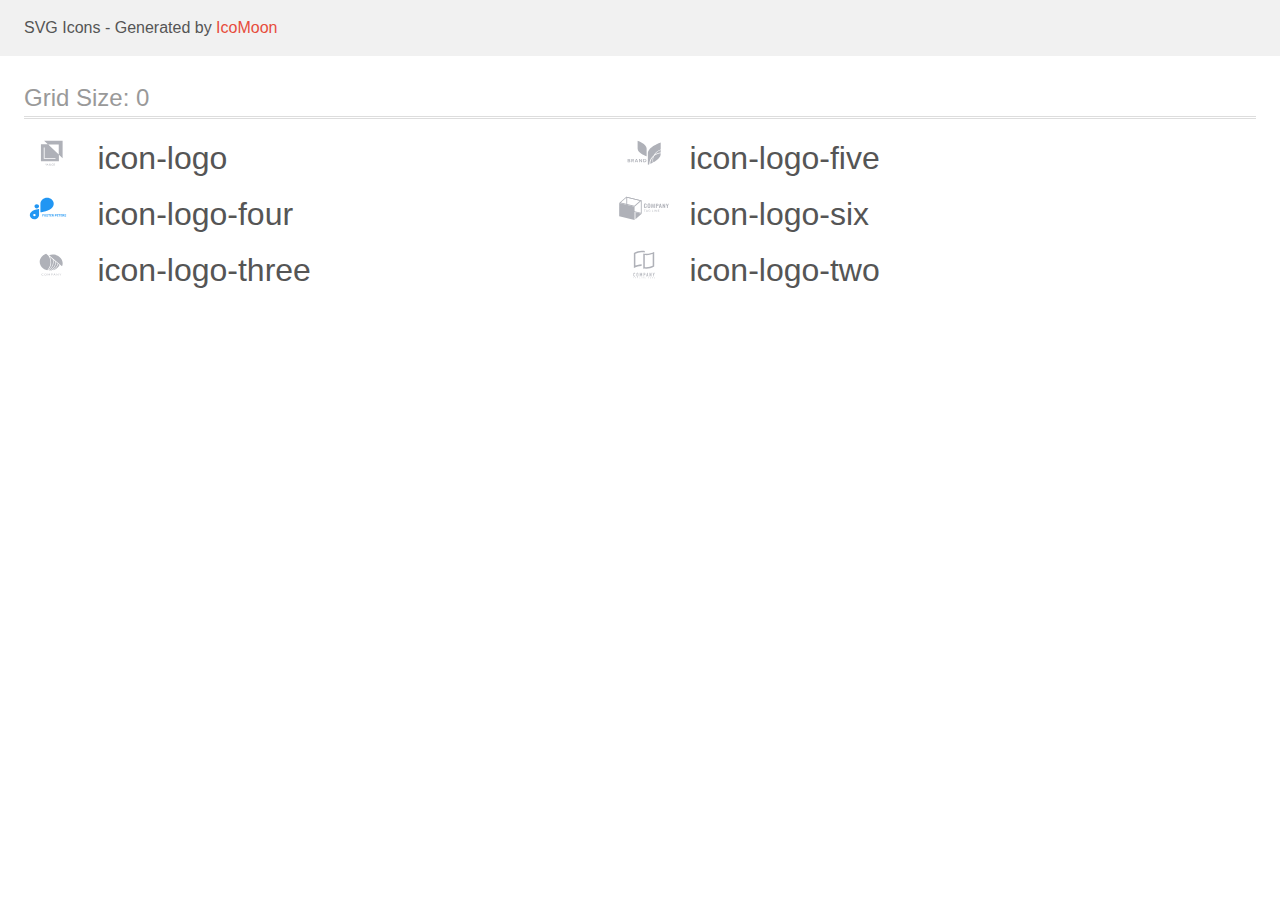
<file: images/icomoon/demo.html>
<!doctype html>
<html>
<head>
    <title>IcoMoon - SVG Icons</title>
    <meta charset="utf-8">
    <meta name="viewport" content="width=device-width, initial-scale=1">
    <link rel="stylesheet" href="demo-files/demo.css">
    <link rel="stylesheet" href="style.css">
</head>
<body>
<svg aria-hidden="true" style="position: absolute; width: 0; height: 0; overflow: hidden;" version="1.1" xmlns="http://www.w3.org/2000/svg" xmlns:xlink="http://www.w3.org/1999/xlink">
<defs>
<symbol id="icon-logo" viewBox="0 0 57 32">
<path fill="#afb1b8" style="fill: var(--color1, #afb1b8)" d="M20.267 3.733l3.738 3.538-6.938-0.004v17.167h18.133v-6.564l3.733 3.534v-17.671h-18.667zM35.036 17.455l-10.597-10.032h10.597v10.032zM31.746 21.923h-11.81v-11.545h0.835v10.763h10.975v0.781zM22.725 26.72l-0.436 0.899-0.436-0.899h-0.366l0.637 1.198v0.698h0.331v-0.698l0.635-1.198h-0.364zM23.274 28.616l0.154-0.442h0.734l0.155 0.442h0.344l-0.717-1.896h-0.296l-0.716 1.896h0.342zM23.794 27.123l0.275 0.786h-0.549l0.275-0.787zM25.531 27.863c-0.045 0.067-0.071 0.149-0.071 0.238 0 0.001 0 0.002 0 0.003v-0c0 0.16 0.056 0.29 0.168 0.389s0.263 0.149 0.45 0.149c0.188 0 0.349-0.051 0.485-0.153l0.107 0.126h0.367l-0.278-0.33c0.109-0.149 0.164-0.341 0.164-0.574h-0.275c0 0.128-0.027 0.244-0.079 0.348l-0.366-0.432 0.129-0.094c0.078-0.053 0.144-0.119 0.195-0.195l0.002-0.003c0.038-0.061 0.060-0.136 0.060-0.216 0-0.001 0-0.002 0-0.003v0c0-0.002 0-0.005 0-0.007 0-0.117-0.051-0.221-0.132-0.293l-0-0c-0.084-0.076-0.197-0.123-0.32-0.123-0.007 0-0.013 0-0.020 0l0.001-0c-0.153 0-0.274 0.044-0.364 0.13s-0.135 0.203-0.135 0.352c0 0.061 0.014 0.123 0.043 0.189 0.030 0.065 0.082 0.144 0.155 0.237-0.14 0.101-0.235 0.188-0.282 0.261zM26.387 28.283c-0.081 0.066-0.185 0.106-0.299 0.107h-0c-0.005 0-0.010 0-0.015 0-0.082 0-0.156-0.031-0.212-0.083l0 0c-0.052-0.052-0.085-0.123-0.085-0.203 0-0.004 0-0.007 0-0.011l-0 0.001c0-0.101 0.052-0.192 0.156-0.271l0.041-0.029 0.414 0.489zM26.047 27.443c-0.090-0.11-0.134-0.202-0.134-0.275 0-0.063 0.019-0.116 0.055-0.157 0.034-0.039 0.084-0.063 0.139-0.063 0.003 0 0.005 0 0.008 0h-0c0.002-0 0.004-0 0.007-0 0.052 0 0.1 0.020 0.135 0.054l-0-0c0.037 0.035 0.056 0.077 0.056 0.126 0 0.002 0 0.005 0 0.007 0 0.071-0.031 0.134-0.080 0.177l-0 0-0.041 0.032-0.145 0.099zM29.133 28.473c0.13-0.114 0.205-0.272 0.224-0.474h-0.328c-0.018 0.135-0.059 0.232-0.124 0.29s-0.163 0.087-0.292 0.087c-0.141 0-0.249-0.054-0.323-0.162s-0.11-0.264-0.11-0.469v-0.167c0.002-0.203 0.041-0.355 0.117-0.46 0.077-0.105 0.188-0.157 0.331-0.157 0.123 0 0.217 0.030 0.28 0.091s0.104 0.158 0.12 0.294h0.328c-0.021-0.207-0.095-0.368-0.222-0.482s-0.296-0.171-0.506-0.171c-0.155 0-0.292 0.037-0.411 0.111-0.119 0.076-0.213 0.183-0.27 0.31l-0.002 0.005c-0.060 0.133-0.096 0.288-0.096 0.451 0 0.008 0 0.016 0 0.023l-0-0.001v0.177c0.003 0.174 0.035 0.327 0.098 0.46s0.151 0.234 0.266 0.306c0.116 0.071 0.249 0.107 0.4 0.107 0.216 0 0.389-0.056 0.519-0.169zM31.069 28.207c0.064-0.141 0.097-0.304 0.097-0.49v-0.105c0-0.006 0-0.013 0-0.020 0-0.169-0.036-0.329-0.102-0.473l0.003 0.007c-0.060-0.134-0.156-0.243-0.274-0.318l-0.003-0.002c-0.119-0.075-0.256-0.112-0.411-0.112s-0.291 0.037-0.411 0.113c-0.119 0.075-0.211 0.182-0.277 0.324-0.062 0.137-0.098 0.297-0.098 0.466 0 0.008 0 0.016 0 0.025l-0-0.001v0.107c0.001 0.181 0.034 0.341 0.099 0.48 0.066 0.139 0.159 0.246 0.279 0.322 0.121 0.075 0.258 0.112 0.411 0.112 0.156 0 0.293-0.037 0.412-0.112 0.119-0.076 0.212-0.183 0.276-0.323zM30.716 27.135c0.080 0.112 0.119 0.274 0.119 0.484v0.099c0 0.213-0.039 0.376-0.118 0.487-0.078 0.111-0.19 0.167-0.336 0.167-0.004 0-0.009 0-0.014 0-0.134 0-0.253-0.067-0.324-0.17l-0.001-0.001c-0.081-0.114-0.121-0.275-0.121-0.483v-0.109c0.002-0.204 0.043-0.362 0.122-0.473 0.071-0.102 0.188-0.168 0.321-0.168 0.005 0 0.010 0 0.014 0l-0.001-0c0.146 0 0.259 0.056 0.338 0.168z"></path>
</symbol>
<symbol id="icon-logo-five" viewBox="0 0 57 32">
<path fill="#afb1b8" style="fill: var(--color1, #afb1b8)" d="M14.27 23.859c0.13 0.147 0.199 0.332 0.196 0.521 0.001 0.012 0.001 0.026 0.001 0.039 0 0.117-0.026 0.227-0.073 0.326l0.002-0.005c-0.056 0.119-0.135 0.218-0.232 0.296l-0.002 0.001c-0.221 0.152-0.494 0.243-0.789 0.243-0.032 0-0.064-0.001-0.096-0.003l0.004 0h-1.549v-3.301h1.517c0.027-0.002 0.058-0.003 0.090-0.003 0.279 0 0.539 0.083 0.756 0.225l-0.005-0.003c0.098 0.076 0.176 0.171 0.227 0.277 0.051 0.108 0.074 0.224 0.068 0.341 0.009 0.181-0.053 0.361-0.176 0.505-0.118 0.131-0.281 0.222-0.462 0.258 0.205 0.034 0.391 0.134 0.523 0.283zM12.454 23.361h0.649c0.147 0.010 0.293-0.029 0.412-0.11 0.047-0.039 0.085-0.088 0.109-0.144l0.001-0.003c0.019-0.043 0.030-0.092 0.030-0.145 0-0.011-0.001-0.022-0.001-0.033l0 0.001c0.001-0.008 0.001-0.018 0.001-0.028 0-0.053-0.011-0.104-0.031-0.15l0.001 0.002c-0.025-0.058-0.062-0.108-0.108-0.147l-0.001-0c-0.105-0.071-0.234-0.113-0.373-0.113-0.018 0-0.036 0.001-0.054 0.002l0.002-0h-0.638v0.867zM13.578 24.627c0.051-0.040 0.091-0.091 0.118-0.149l0.001-0.003c0.022-0.046 0.034-0.101 0.034-0.158 0-0.009-0-0.018-0.001-0.027l0 0.001c0-0.007 0.001-0.016 0.001-0.024 0-0.059-0.013-0.115-0.037-0.165l0.001 0.002c-0.029-0.061-0.070-0.112-0.121-0.151l-0.001-0.001c-0.112-0.076-0.249-0.121-0.397-0.121-0.015 0-0.030 0-0.045 0.001l0.002-0h-0.68v0.908h0.689c0.155 0.008 0.308-0.032 0.435-0.115zM17.371 25.278l-0.843-1.291h-0.317v1.291h-0.726v-3.302h1.374c0.029-0.002 0.064-0.003 0.098-0.003 0.323 0 0.622 0.107 0.862 0.287l-0.004-0.003c0.192 0.179 0.308 0.415 0.327 0.666 0.002 0.021 0.002 0.045 0.002 0.069 0 0.241-0.086 0.461-0.228 0.633l0.001-0.002c-0.171 0.175-0.396 0.296-0.649 0.335l-0.006 0.001 0.899 1.319h-0.789zM16.21 23.538h0.594c0.412 0 0.619-0.166 0.619-0.5 0-0.008 0.001-0.017 0.001-0.027 0-0.063-0.013-0.122-0.035-0.176l0.001 0.003c-0.028-0.067-0.068-0.124-0.118-0.171l-0-0c-0.113-0.085-0.255-0.136-0.41-0.136-0.020 0-0.040 0.001-0.060 0.003l0.003-0h-0.601l0.007 1.005zM21.339 24.613h-1.446l-0.255 0.665h-0.761l1.328-3.265h0.823l1.323 3.265h-0.761l-0.25-0.665zM21.145 24.114l-0.529-1.394-0.529 1.394h1.057zM26.305 25.278h-0.72l-1.616-2.245v2.245h-0.719v-3.302h0.719l1.616 2.259v-2.259h0.72v3.302zM30.418 24.488c-0.149 0.249-0.376 0.452-0.652 0.582-0.28 0.132-0.608 0.209-0.955 0.209-0.021 0-0.041-0-0.062-0.001l0.003 0h-1.282v-3.302h1.283c0.018-0 0.039-0.001 0.060-0.001 0.345 0 0.673 0.075 0.968 0.209l-0.015-0.006c0.276 0.128 0.503 0.329 0.652 0.576 0.148 0.269 0.226 0.565 0.226 0.867s-0.077 0.597-0.226 0.866zM29.593 24.409c0.196-0.205 0.317-0.482 0.318-0.788v-0c0-0.289-0.113-0.569-0.318-0.788-0.223-0.177-0.509-0.284-0.82-0.284-0.029 0-0.058 0.001-0.086 0.003l0.004-0h-0.5v2.138h0.5c0.025 0.002 0.054 0.003 0.083 0.003 0.311 0 0.596-0.107 0.822-0.285l-0.003 0.002zM21.79 3.609s9.3 3.215 9.103 7.867v7.869s-9.294-3.216-9.1-7.869l-0.003-7.867zM39.179 17.503c1.757-1.107 3.788-1.792 5.909-1.994v-2.464c-2.444 0.863-4.517 2.427-5.909 4.458z"></path>
<path fill="#afb1b8" style="fill: var(--color1, #afb1b8)" d="M38.124 18.245c1.437-2.651 3.93-4.696 6.964-5.716v-7.098s-13.245 4.58-12.965 11.205v11.203s0.59-0.205 1.519-0.589c0-0.358 0-0.719 0.043-1.083 0.274-3.075 1.87-5.925 4.439-7.924z"></path>
<path fill="#afb1b8" style="fill: var(--color1, #afb1b8)" d="M36.864 22.407c0.069-0.777 0.225-1.546 0.463-2.294-1.599 1.725-2.568 3.867-2.769 6.122-0.020 0.213-0.030 0.426-0.036 0.645 1.105-0.483 1.942-0.895 2.761-1.334l-0.214 0.105c-0.235-1.067-0.304-2.159-0.206-3.244zM37.391 22.447c-0.026 0.273-0.041 0.589-0.041 0.909 0 0.718 0.074 1.419 0.216 2.094l-0.012-0.066c3.619-1.983 7.685-5.046 7.528-8.748v-0.323c-2.586 0.265-5.004 1.3-6.885 2.946-0.415 0.932-0.702 2.014-0.804 3.148l-0.003 0.040z"></path>
</symbol>
<symbol id="icon-logo-four" viewBox="0 0 57 32">
<path fill="#2196f3" style="fill: var(--color2, #2196f3)" d="M12.878 11.255h-0.002c-1.279 0-2.316 0.921-2.316 2.058v0.002c0 1.137 1.037 2.058 2.316 2.058h0.002c1.279 0 2.316-0.922 2.316-2.058v-0.001c0-1.137-1.037-2.059-2.316-2.059zM29.971 10.597c-0.004-1.579-0.711-3.092-1.967-4.209s-2.958-1.745-4.734-1.749c-1.777 0.003-3.481 0.631-4.737 1.748s-1.964 2.63-1.968 4.209v8.706s13.405-1.327 13.406-8.704v-0.002zM5.867 22.16c0.003 1.099 0.496 2.151 1.37 2.928s2.058 1.214 3.294 1.218c1.236-0.003 2.42-0.441 3.294-1.218s1.366-1.829 1.37-2.927v-6.058s-9.327 0.924-9.327 6.057zM10.53 23.245c-0.242 0-0.477-0.063-0.678-0.183-0.195-0.115-0.35-0.281-0.447-0.48l-0.003-0.007c-0.059-0.121-0.093-0.264-0.093-0.415 0-0.075 0.009-0.148 0.025-0.219l-0.001 0.007c0.047-0.211 0.163-0.404 0.334-0.556s0.388-0.255 0.625-0.297c0.072-0.013 0.154-0.021 0.239-0.021 0.168 0 0.328 0.030 0.476 0.085l-0.009-0.003c0.223 0.082 0.414 0.221 0.548 0.4s0.206 0.388 0.206 0.603c0.001 0.143-0.030 0.285-0.092 0.417-0.066 0.139-0.155 0.256-0.263 0.352l-0.001 0.001c-0.113 0.101-0.248 0.181-0.397 0.236-0.139 0.053-0.3 0.083-0.467 0.083-0 0-0.001 0-0.001 0h0v-0.004zM19.956 22.647h-0.9v0.93h-0.469v-2.276h1.482v0.38h-1.013v0.588h0.9v0.378zM22.209 22.491c0 0.224-0.039 0.42-0.118 0.589s-0.193 0.299-0.341 0.391c-0.139 0.086-0.308 0.138-0.489 0.138-0.006 0-0.012-0-0.018-0h0.001c-0.189 0-0.357-0.045-0.505-0.136-0.149-0.094-0.267-0.226-0.341-0.382l-0.002-0.006c-0.078-0.165-0.123-0.358-0.123-0.561 0-0.007 0-0.014 0-0.021v0.001-0.112c0-0.224 0.040-0.421 0.12-0.591 0.081-0.171 0.195-0.302 0.342-0.392 0.148-0.092 0.316-0.138 0.506-0.138s0.357 0.046 0.505 0.138c0.148 0.091 0.262 0.221 0.342 0.392 0.081 0.17 0.122 0.366 0.122 0.589v0.101zM21.734 22.388c0-0.238-0.043-0.42-0.128-0.544-0.076-0.113-0.203-0.186-0.348-0.186-0.006 0-0.013 0-0.019 0l0.001-0c-0.005-0-0.012-0-0.018-0-0.144 0-0.271 0.073-0.346 0.183l-0.001 0.001c-0.085 0.122-0.129 0.301-0.13 0.538v0.111c0 0.232 0.043 0.412 0.128 0.54s0.208 0.192 0.369 0.192c0.006 0 0.012 0 0.018 0 0.143 0 0.269-0.073 0.343-0.183l0.001-0.001c0.084-0.124 0.127-0.304 0.128-0.541v-0.111zM23.729 22.98c0-0.004 0-0.009 0-0.013 0-0.077-0.037-0.145-0.093-0.189l-0.001-0c-0.062-0.048-0.175-0.098-0.338-0.15-0.15-0.047-0.278-0.1-0.399-0.163l0.014 0.006c-0.259-0.14-0.388-0.328-0.388-0.564 0-0.123 0.034-0.233 0.103-0.328 0.070-0.097 0.17-0.172 0.299-0.227 0.13-0.054 0.276-0.081 0.437-0.081 0.163 0 0.307 0.029 0.435 0.089 0.127 0.059 0.226 0.141 0.295 0.249 0.071 0.107 0.107 0.229 0.107 0.365h-0.469c0-0.104-0.032-0.185-0.098-0.242-0.066-0.059-0.158-0.087-0.276-0.087-0.115 0-0.204 0.025-0.267 0.074-0.058 0.042-0.096 0.109-0.096 0.185 0 0.002 0 0.004 0 0.006v-0c0 0.074 0.037 0.136 0.111 0.186 0.075 0.050 0.185 0.097 0.33 0.14 0.267 0.080 0.461 0.18 0.583 0.299s0.183 0.267 0.183 0.444c0 0.197-0.075 0.352-0.224 0.464s-0.349 0.167-0.601 0.167c-0.175 0-0.334-0.032-0.478-0.096-0.135-0.057-0.247-0.148-0.328-0.261l-0.002-0.002c-0.070-0.105-0.112-0.234-0.112-0.373 0-0.005 0-0.010 0-0.015v0.001h0.47c0 0.251 0.15 0.377 0.45 0.377 0.111 0 0.198-0.022 0.261-0.067 0.057-0.041 0.093-0.107 0.093-0.182 0-0.003-0-0.006-0-0.009v0zM26.231 21.682h-0.697v1.895h-0.469v-1.895h-0.686v-0.38h1.853v0.38zM27.868 22.591h-0.9v0.61h1.056v0.377h-1.525v-2.276h1.522v0.38h-1.053v0.542h0.9v0.367zM29.142 22.744h-0.373v0.833h-0.469v-2.276h0.845c0.269 0 0.476 0.060 0.622 0.18s0.219 0.289 0.219 0.508c0 0.155-0.034 0.285-0.101 0.389-0.075 0.109-0.179 0.194-0.3 0.245l-0.005 0.002 0.492 0.93v0.021h-0.503l-0.427-0.832zM28.769 22.364h0.379c0.117 0 0.208-0.029 0.273-0.089 0.060-0.059 0.097-0.141 0.097-0.231 0-0.006-0-0.012-0-0.018l0 0.001c0-0.108-0.030-0.192-0.092-0.253s-0.154-0.092-0.28-0.092h-0.377v0.683zM31.609 22.775v0.802h-0.469v-2.276h0.887c0.171 0 0.321 0.031 0.45 0.094 0.13 0.062 0.23 0.151 0.3 0.267 0.069 0.115 0.105 0.245 0.105 0.392 0 0.223-0.077 0.399-0.229 0.528-0.153 0.128-0.363 0.193-0.633 0.193h-0.411zM31.609 22.396h0.419c0.124 0 0.219-0.029 0.283-0.087 0.066-0.059 0.099-0.142 0.099-0.25 0-0.005 0-0.011 0-0.017 0-0.098-0.037-0.187-0.099-0.254l0 0c-0.066-0.068-0.156-0.104-0.272-0.106h-0.43v0.715zM34.574 22.591h-0.9v0.61h1.056v0.377h-1.525v-2.276h1.522v0.38h-1.053v0.542h0.9v0.367zM36.75 21.682h-0.697v1.895h-0.469v-1.895h-0.687v-0.38h1.853v0.38zM38.387 22.591h-0.899v0.61h1.056v0.377h-1.525v-2.276h1.522v0.38h-1.053v0.542h0.9v0.367zM39.661 22.744h-0.373v0.833h-0.469v-2.276h0.846c0.269 0 0.476 0.060 0.622 0.18s0.219 0.289 0.219 0.508c0 0.155-0.034 0.285-0.101 0.389-0.075 0.109-0.179 0.194-0.301 0.245l-0.005 0.002 0.492 0.93v0.021h-0.503l-0.427-0.832zM39.287 22.364h0.378c0.117 0 0.209-0.029 0.273-0.089 0.060-0.059 0.097-0.141 0.097-0.232 0-0.006-0-0.012-0-0.018l0 0.001c0-0.108-0.030-0.192-0.092-0.253-0.060-0.061-0.154-0.092-0.279-0.092h-0.377v0.683zM42.042 22.98c0-0.004 0-0.009 0-0.013 0-0.077-0.037-0.146-0.094-0.189l-0.001-0c-0.062-0.048-0.175-0.098-0.338-0.15-0.15-0.047-0.278-0.1-0.399-0.163l0.014 0.006c-0.259-0.14-0.388-0.328-0.388-0.564 0-0.123 0.035-0.233 0.103-0.328 0.070-0.097 0.17-0.172 0.299-0.227 0.13-0.054 0.276-0.081 0.437-0.081 0.163 0 0.307 0.029 0.435 0.089 0.127 0.059 0.226 0.141 0.295 0.249 0.071 0.107 0.107 0.229 0.107 0.365h-0.469c0-0.104-0.032-0.185-0.098-0.242-0.066-0.059-0.158-0.087-0.276-0.087-0.115 0-0.204 0.025-0.267 0.074-0.058 0.042-0.096 0.109-0.096 0.186 0 0.002 0 0.003 0 0.005v-0c0 0.074 0.037 0.136 0.111 0.186s0.185 0.097 0.33 0.14c0.267 0.080 0.461 0.18 0.583 0.299s0.183 0.267 0.183 0.444c0 0.197-0.075 0.352-0.224 0.464s-0.349 0.167-0.601 0.167c-0.175 0-0.334-0.032-0.478-0.096-0.135-0.057-0.247-0.148-0.328-0.261l-0.002-0.002c-0.070-0.105-0.112-0.234-0.112-0.373 0-0.005 0-0.010 0-0.015v0.001h0.47c0 0.251 0.15 0.377 0.45 0.377 0.111 0 0.198-0.022 0.261-0.067 0.057-0.041 0.094-0.107 0.094-0.182 0-0.003-0-0.006-0-0.009v0z"></path>
</symbol>
<symbol id="icon-logo-six" viewBox="0 0 57 32">
<path fill="#afb1b8" style="fill: var(--color1, #afb1b8)" d="M28.493 14.618c-0.203-0.262-0.326-0.596-0.326-0.958 0-0.036 0.001-0.071 0.004-0.107l-0 0.005v-1.538c0-0.471 0.107-0.829 0.321-1.075 0.213-0.245 0.581-0.367 1.101-0.366 0.489 0 0.837 0.105 1.042 0.313 0.224 0.266 0.333 0.591 0.308 0.919v0.362h-0.875v-0.366c0.003-0.119-0.005-0.239-0.026-0.358-0.015-0.087-0.060-0.161-0.125-0.212l-0.001-0.001c-0.079-0.053-0.175-0.084-0.279-0.084-0.013 0-0.026 0.001-0.039 0.001l0.002-0c-0.011-0.001-0.025-0.001-0.038-0.001-0.11 0-0.212 0.033-0.297 0.090l0.002-0.001c-0.072 0.058-0.124 0.139-0.145 0.232l-0 0.003c-0.022 0.105-0.035 0.226-0.035 0.351 0 0.010 0 0.021 0 0.031l-0-0.002v1.866c-0.014 0.18 0.025 0.36 0.112 0.524 0.045 0.056 0.104 0.1 0.172 0.126l0.003 0.001c0.051 0.020 0.111 0.032 0.173 0.032 0.019 0 0.037-0.001 0.055-0.003l-0.002 0c0.011 0.001 0.024 0.001 0.037 0.001 0.102 0 0.197-0.032 0.274-0.087l-0.002 0.001c0.068-0.056 0.115-0.135 0.13-0.224l0-0.002c0.020-0.124 0.030-0.249 0.027-0.374v-0.379h0.875v0.346c0.002 0.027 0.003 0.059 0.003 0.091 0 0.332-0.115 0.638-0.308 0.878l0.002-0.003c-0.201 0.228-0.544 0.342-1.047 0.342s-0.884-0.122-1.1-0.375zM32.137 14.634c-0.221-0.24-0.332-0.588-0.332-1.050v-1.618c0-0.457 0.11-0.803 0.332-1.037s0.59-0.351 1.109-0.35c0.515 0 0.882 0.117 1.103 0.35 0.221 0.235 0.333 0.58 0.333 1.037v1.617c0 0.457-0.112 0.807-0.337 1.049s-0.59 0.361-1.1 0.361-0.886-0.122-1.109-0.359zM33.653 14.245c0.079-0.149 0.115-0.314 0.105-0.478v-1.981c0.001-0.016 0.002-0.035 0.002-0.053 0-0.152-0.039-0.296-0.107-0.421l0.002 0.005c-0.046-0.057-0.107-0.101-0.176-0.128l-0.003-0.001c-0.051-0.020-0.11-0.031-0.171-0.031-0.021 0-0.042 0.001-0.062 0.004l0.002-0c-0.018-0.002-0.038-0.004-0.059-0.004-0.062 0-0.121 0.011-0.176 0.032l0.003-0.001c-0.072 0.027-0.133 0.071-0.179 0.128l-0.001 0.001c-0.080 0.147-0.116 0.308-0.105 0.469v1.99c-0.011 0.165 0.025 0.329 0.105 0.479 0.051 0.050 0.114 0.091 0.185 0.118 0.067 0.027 0.144 0.042 0.225 0.042s0.158-0.016 0.229-0.044l-0.004 0.001c0.071-0.028 0.133-0.068 0.185-0.118v-0.010zM35.735 10.626h0.942l0.708 2.984 0.725-2.984h0.916l0.093 4.307h-0.678l-0.073-2.994-0.699 2.994h-0.544l-0.724-3.005-0.067 3.005h-0.685l0.085-4.307zM40.176 10.626h1.468c0.845 0 1.268 0.407 1.268 1.223 0 0.781-0.445 1.171-1.335 1.17h-0.5v1.914h-0.906l0.005-4.308zM41.43 12.467c0.090 0.010 0.18 0.003 0.267-0.021 0.085-0.023 0.165-0.062 0.231-0.115 0.104-0.146 0.15-0.316 0.131-0.486 0.001-0.014 0.001-0.031 0.001-0.047 0-0.122-0.016-0.241-0.047-0.353l0.002 0.009c-0.014-0.046-0.037-0.085-0.067-0.119l0 0c-0.032-0.035-0.070-0.064-0.112-0.085l-0.002-0.001c-0.105-0.045-0.228-0.071-0.357-0.071-0.017 0-0.033 0-0.050 0.001l0.002-0h-0.351v1.287h0.352zM44.219 10.626h0.973l0.998 4.307h-0.845l-0.197-0.993h-0.868l-0.203 0.993h-0.857l0.998-4.307zM45.050 13.442l-0.339-1.808-0.339 1.808h0.677zM46.996 10.626h0.635l1.213 2.457v-2.457h0.752v4.307h-0.603l-1.221-2.565v2.565h-0.777l0.002-4.307zM51.357 13.291l-1.009-2.659h0.85l0.616 1.708 0.578-1.708h0.832l-0.997 2.659v1.642h-0.869v-1.643zM29.892 16.817v0.225h-0.739v1.75h-0.31v-1.75h-0.743v-0.225h1.792zM32.21 18.793h-0.239c-0.002 0-0.004 0-0.007 0-0.023 0-0.044-0.007-0.061-0.019l0 0c-0.017-0.011-0.031-0.026-0.039-0.045l-0-0.001-0.214-0.469h-1.026l-0.213 0.469c-0.007 0.021-0.018 0.039-0.033 0.053l-0 0c-0.017 0.012-0.039 0.019-0.062 0.019-0.002 0-0.004-0-0.006-0h-0.239l0.906-1.975h0.315l0.917 1.968zM30.709 18.059h0.855l-0.363-0.804c-0.023-0.051-0.046-0.112-0.064-0.176l-0.003-0.010c-0.013 0.037-0.023 0.074-0.034 0.105l-0.033 0.083-0.358 0.803zM33.771 18.598c0.057 0.003 0.114 0.003 0.171 0 0.049-0.004 0.097-0.012 0.145-0.023 0.044-0.009 0.088-0.021 0.131-0.036 0.040-0.014 0.080-0.031 0.121-0.049v-0.444h-0.362c-0.001 0-0.002 0-0.003 0-0.017 0-0.033-0.006-0.046-0.016l0 0c-0.006-0.004-0.010-0.010-0.014-0.016l-0-0c-0.003-0.005-0.004-0.011-0.004-0.018 0-0.001 0-0.001 0-0.002v0-0.151h0.703v0.757c-0.11 0.068-0.237 0.123-0.372 0.158l-0.010 0.002c-0.075 0.019-0.15 0.033-0.227 0.041-0.088 0.009-0.176 0.012-0.265 0.012-0.003 0-0.007 0-0.011 0-0.159 0-0.312-0.027-0.455-0.077l0.010 0.003c-0.14-0.049-0.26-0.119-0.364-0.208l0.002 0.001c-0.097-0.086-0.176-0.19-0.231-0.307l-0.002-0.006c-0.053-0.117-0.083-0.253-0.083-0.397 0-0.004 0-0.009 0-0.013v0.001c-0-0.004-0-0.008-0-0.012 0-0.145 0.030-0.283 0.084-0.407l-0.003 0.007c0.052-0.117 0.132-0.224 0.234-0.313 0.103-0.089 0.227-0.158 0.363-0.205 0.155-0.051 0.32-0.076 0.485-0.074 0.084 0 0.169 0.005 0.252 0.017 0.074 0.011 0.146 0.027 0.215 0.050 0.064 0.020 0.124 0.047 0.181 0.078 0.055 0.031 0.108 0.065 0.158 0.103l-0.087 0.122c-0.007 0.011-0.017 0.020-0.029 0.026l-0 0c-0.012 0.007-0.026 0.010-0.042 0.011h-0c-0.021-0-0.040-0.006-0.057-0.016l0.001 0c-0.037-0.017-0.066-0.033-0.094-0.050l0.005 0.003c-0.034-0.019-0.074-0.037-0.115-0.052l-0.006-0.002c-0.046-0.017-0.102-0.032-0.16-0.043l-0.007-0.001c-0.065-0.011-0.141-0.017-0.218-0.017-0.004 0-0.008 0-0.013 0h0.001c-0.003-0-0.007-0-0.011-0-0.121 0-0.238 0.020-0.346 0.057l0.008-0.002c-0.101 0.035-0.192 0.088-0.267 0.156-0.072 0.067-0.129 0.149-0.166 0.241l-0.002 0.005c-0.038 0.098-0.061 0.211-0.061 0.329s0.022 0.232 0.063 0.336l-0.002-0.006c0.039 0.093 0.101 0.178 0.181 0.249 0.074 0.068 0.164 0.121 0.264 0.156 0.115 0.034 0.237 0.047 0.359 0.039zM36.659 18.567h0.989v0.225h-1.291v-1.975h0.309l-0.007 1.75zM38.677 18.793h-0.309v-1.975h0.309v1.975zM39.83 16.827c0.019 0.009 0.034 0.021 0.047 0.036l0 0 1.324 1.489c-0.001-0.011-0.001-0.023-0.001-0.035s0-0.025 0.001-0.037l-0 0.002v-1.472h0.27v1.984h-0.156c-0.003 0-0.007 0-0.010 0-0.021 0-0.040-0.004-0.058-0.012l0.001 0c-0.019-0.010-0.035-0.022-0.048-0.037l-0-0-1.323-1.488v1.536h-0.259v-1.975h0.161c0.018 0 0.035 0.003 0.051 0.009zM43.753 16.817v0.217h-1.098v0.652h0.89v0.21h-0.89v0.674h1.098v0.218h-1.417v-1.971h1.417zM11.286 4.617l13.757 3.372v11.818l-13.757-3.371v-11.82zM10.404 3.609v13.401l15.52 3.806v-13.399l-15.52-3.807z"></path>
<path fill="#afb1b8" style="fill: var(--color1, #afb1b8)" d="M18.722 27.036l-15.522-3.809v-13.399l15.522 3.807v13.401z"></path>
<path fill="#afb1b8" style="fill: var(--color1, #afb1b8)" d="M10.661 4.465l13.578 3.33-5.774 4.987-13.579-3.332 5.776-4.986zM10.404 3.609l-7.204 6.219 15.522 3.808 7.202-6.22-15.52-3.807zM19.595 26.282l6.329-5.466-6.33-1.552v7.019z"></path>
</symbol>
<symbol id="icon-logo-three" viewBox="0 0 57 32">
<path fill="#afb1b8" style="fill: var(--color1, #afb1b8)" d="M19.417 26.187c0.009 0 0.017 0.002 0.025 0.005s0.015 0.007 0.021 0.013l-0-0 0.116 0.111c-0.091 0.090-0.202 0.162-0.327 0.211-0.129 0.048-0.278 0.076-0.434 0.076-0.011 0-0.021-0-0.032-0l0.002 0c-0.149 0.003-0.298-0.021-0.436-0.071-0.128-0.046-0.237-0.114-0.33-0.2l0.001 0.001c-0.090-0.085-0.161-0.188-0.21-0.302l-0.002-0.006c-0.047-0.114-0.075-0.246-0.075-0.385 0-0.004 0-0.008 0-0.012v0.001c-0-0.006-0-0.013-0-0.020 0-0.272 0.118-0.516 0.305-0.684l0.001-0.001c0.099-0.087 0.218-0.155 0.349-0.201 0.143-0.048 0.296-0.072 0.45-0.070 0.008-0 0.018-0 0.028-0 0.139 0 0.273 0.024 0.398 0.067l-0.009-0.003c0.115 0.044 0.221 0.104 0.313 0.179l-0.098 0.118c-0.007 0.008-0.015 0.015-0.024 0.021l-0 0c-0.010 0.006-0.021 0.009-0.034 0.009-0.002 0-0.004-0-0.006-0l0 0c-0.016-0.001-0.030-0.005-0.043-0.012l0 0-0.052-0.032-0.073-0.041c-0.066-0.032-0.144-0.057-0.225-0.070l-0.005-0.001c-0.048-0.008-0.104-0.013-0.161-0.013-0.004 0-0.009 0-0.013 0h0.001c-0.003-0-0.007-0-0.011-0-0.112 0-0.219 0.020-0.319 0.055l0.007-0.002c-0.098 0.034-0.182 0.085-0.254 0.15l0.001-0.001c-0.073 0.068-0.128 0.149-0.164 0.237-0.038 0.089-0.059 0.193-0.059 0.302 0 0.004 0 0.008 0 0.011v-0.001c-0 0.004-0 0.008-0 0.013 0 0.11 0.022 0.215 0.061 0.311l-0.002-0.005c0.036 0.087 0.091 0.167 0.162 0.236 0.067 0.064 0.149 0.115 0.242 0.147 0.095 0.034 0.196 0.051 0.299 0.051 0.059 0.001 0.119-0.003 0.178-0.010 0.148-0.015 0.28-0.074 0.385-0.164l-0.001 0.001c0.015-0.012 0.034-0.020 0.055-0.020h0zM22.775 25.629c0 0.003 0 0.008 0 0.012 0 0.138-0.029 0.269-0.081 0.387l0.002-0.006c-0.052 0.12-0.126 0.222-0.218 0.304l-0.001 0.001c-0.097 0.086-0.211 0.154-0.337 0.198l-0.007 0.002c-0.132 0.045-0.284 0.071-0.442 0.071s-0.31-0.026-0.452-0.074l0.010 0.003c-0.132-0.047-0.245-0.115-0.342-0.202l0.001 0.001c-0.093-0.084-0.168-0.187-0.219-0.303l-0.002-0.006c-0.050-0.116-0.078-0.251-0.078-0.393s0.029-0.277 0.081-0.4l-0.003 0.007c0.050-0.115 0.125-0.22 0.221-0.309 0.097-0.085 0.213-0.15 0.341-0.194 0.132-0.046 0.284-0.072 0.442-0.072s0.31 0.026 0.452 0.075l-0.010-0.003c0.129 0.045 0.246 0.114 0.343 0.201 0.096 0.088 0.171 0.192 0.22 0.305 0.054 0.127 0.081 0.261 0.078 0.396zM22.47 25.629c0-0.005 0-0.011 0-0.017 0-0.108-0.020-0.211-0.058-0.305l0.002 0.006c-0.071-0.182-0.216-0.322-0.396-0.384l-0.005-0.001c-0.096-0.033-0.206-0.052-0.321-0.052s-0.225 0.019-0.329 0.054l0.007-0.002c-0.096 0.034-0.178 0.085-0.246 0.15l0-0c-0.068 0.064-0.122 0.143-0.156 0.232l-0.001 0.004c-0.035 0.094-0.055 0.202-0.055 0.316s0.020 0.222 0.058 0.322l-0.002-0.006c0.071 0.182 0.217 0.322 0.399 0.383l0.005 0.001c0.207 0.068 0.435 0.068 0.643 0 0.093-0.033 0.177-0.083 0.245-0.148 0.070-0.069 0.123-0.149 0.156-0.236 0.039-0.101 0.058-0.209 0.055-0.316zM25.067 25.96l0.031 0.070c0.011-0.025 0.021-0.048 0.033-0.070 0.013-0.027 0.026-0.050 0.039-0.072l-0.002 0.003 0.743-1.174c0.015-0.020 0.028-0.033 0.043-0.037s0.033-0.007 0.051-0.007c0.003 0 0.007 0 0.010 0l-0-0h0.22v1.909h-0.26v-1.463c-0.001-0.010-0.001-0.021-0.001-0.033s0-0.023 0.001-0.035l-0 0.002-0.748 1.19c-0.010 0.018-0.025 0.033-0.043 0.043l-0.001 0c-0.018 0.010-0.040 0.016-0.063 0.016-0 0-0.001 0-0.001 0h-0.042c-0 0-0.001 0-0.002 0-0.023 0-0.044-0.006-0.063-0.016l0.001 0c-0.018-0.010-0.033-0.025-0.043-0.043l-0-0.001-0.77-1.198v1.532h-0.251v-1.905h0.219c0.003-0 0.007-0 0.010-0 0.018 0 0.036 0.002 0.052 0.007l-0.001-0c0.018 0.008 0.032 0.021 0.041 0.037l0.759 1.175c0.014 0.020 0.026 0.042 0.037 0.066l0.001 0.003zM27.863 25.865v0.715h-0.29v-1.906h0.649c0.123-0.002 0.244 0.012 0.362 0.042 0.094 0.023 0.181 0.064 0.256 0.119 0.062 0.049 0.111 0.112 0.144 0.184l0.001 0.003c0.035 0.078 0.051 0.161 0.050 0.244 0 0.003 0 0.008 0 0.012 0 0.172-0.082 0.325-0.209 0.422l-0.001 0.001c-0.075 0.057-0.163 0.1-0.258 0.126-0.098 0.028-0.211 0.044-0.327 0.044-0.008 0-0.016-0-0.024-0l-0.351-0.005zM27.863 25.66h0.352c0.076 0.001 0.153-0.009 0.226-0.029 0.062-0.018 0.116-0.046 0.164-0.083l-0.001 0.001c0.082-0.068 0.133-0.169 0.133-0.282 0-0.002 0-0.003-0-0.005v0c0-0.006 0.001-0.013 0.001-0.021 0-0.049-0.011-0.095-0.030-0.137l0.001 0.002c-0.024-0.052-0.059-0.095-0.101-0.13l-0.001-0.001c-0.097-0.065-0.217-0.104-0.345-0.104-0.016 0-0.032 0.001-0.048 0.002l0.002-0h-0.352v0.786zM31.772 26.582h-0.229c-0.001 0-0.003 0-0.004 0-0.022 0-0.043-0.007-0.060-0.018l0 0c-0.016-0.011-0.029-0.026-0.038-0.044l-0-0.001-0.197-0.461h-0.994l-0.205 0.461c-0.018 0.037-0.055 0.062-0.099 0.062-0.001 0-0.002 0-0.003-0h-0.23l0.873-1.909h0.302l0.884 1.909zM30.332 25.874h0.82l-0.346-0.777c-0.027-0.059-0.048-0.118-0.066-0.179l-0.034 0.1c-0.010 0.030-0.021 0.059-0.032 0.081l-0.343 0.775zM33.029 24.683c0.017 0.008 0.032 0.020 0.043 0.034l1.273 1.439v-1.482h0.26v1.909h-0.145c-0.001 0-0.002 0-0.003 0-0.020 0-0.040-0.004-0.057-0.012l0.001 0c-0.018-0.009-0.034-0.021-0.047-0.035l-0-0-1.27-1.438c0.001 0.010 0.001 0.021 0.001 0.033s-0 0.023-0.001 0.034l0-0.002v1.419h-0.26v-1.909h0.154c0.018 0 0.036 0.003 0.052 0.009zM36.748 25.823v0.758h-0.291v-0.757l-0.804-1.15h0.26c0.002-0 0.004-0 0.006-0 0.021 0 0.040 0.006 0.056 0.016l-0-0c0.016 0.013 0.029 0.027 0.039 0.043l0.503 0.742c0.020 0.032 0.038 0.061 0.052 0.089s0.027 0.054 0.037 0.081l0.037-0.082c0.014-0.030 0.031-0.059 0.050-0.087l0.496-0.747c0.011-0.015 0.023-0.029 0.037-0.040l0-0c0.016-0.012 0.036-0.019 0.057-0.019 0.002 0 0.004 0 0.006 0h0.263l-0.805 1.155zM24.923 21.47c0.126 0.014 0.254 0.025 0.384 0.035 1.962-0.763 3.622-2.011 4.772-3.588s1.739-3.415 1.694-5.282l-2.162-1.878c0.439 1.988 0.234 4.043-0.594 5.935s-2.245 3.547-4.094 4.779z"></path>
<path fill="#afb1b8" style="fill: var(--color1, #afb1b8)" d="M24.151 21.382l0.058 0.011c1.975-1.228 3.481-2.942 4.323-4.922s0.981-4.133 0.4-6.181l-3.080-2.676c1.245 2.199 1.747 4.661 1.445 7.099-0.301 2.437-1.392 4.75-3.147 6.669zM34.596 14.841c-0.523 2.052-1.794 3.902-3.623 5.276-0.5 0.38-1.064 0.737-1.658 1.043l-0.065 0.030c1.49-0.38 2.859-1.053 4.003-1.966s2.030-2.042 2.592-3.3l-1.249-1.084z"></path>
<path fill="#afb1b8" style="fill: var(--color1, #afb1b8)" d="M34.106 14.539l-1.778-1.545c-0.034 1.762-0.611 3.483-1.669 4.986s-2.562 2.732-4.352 3.559h0.009c0.399 0 0.797-0.021 1.194-0.062 1.673-0.594 3.151-1.538 4.302-2.748s1.94-2.65 2.295-4.189zM24.409 6.485l-2.122-1.845c-1.897 0.637-3.527 1.756-4.68 3.212s-1.772 3.179-1.778 4.946c0.007 1.952 0.763 3.846 2.149 5.383 1.385 1.536 3.321 2.628 5.501 3.101 1.946-2.060 3.085-4.605 3.252-7.266s-0.647-5.299-2.323-7.531zM39.008 14.254c-0.007-2.316-1.070-4.535-2.955-6.173s-4.439-2.561-7.105-2.567c-0.006 0-0.014-0-0.021-0-1.281 0-2.512 0.213-3.66 0.606l0.079-0.024 12.989 11.286c0.423-0.919 0.671-1.995 0.672-3.128v-0z"></path>
</symbol>
<symbol id="icon-logo-two" viewBox="0 0 57 32">
<path fill="#afb1b8" style="fill: var(--color1, #afb1b8)" d="M26.727 3.165h-0.073c-0.112-0.007-0.224-0.010-0.336-0.012h-0.243c-0.212 0-0.428 0.005-0.642 0.016-0.007-0.001-0.016-0.001-0.024-0.001s-0.017 0-0.025 0.001l0.001-0c-2.059 0.12-3.971 0.635-5.699 1.47l0.090-0.039-0.23 0.111v11.809l0.54-0.183c0.474-0.163 0.978-0.309 1.5-0.445 1.29-0.345 2.775-0.553 4.305-0.573l0.012-0v1.551c-0.193 0.001-0.38 0.006-0.568 0.016h-0.045c-1.212 0.068-2.348 0.25-3.442 0.537l0.12-0.027c-1.503 0.382-2.82 0.91-4.044 1.586l0.087-0.044v-15.145c1.195-0.711 2.578-1.29 4.042-1.665l0.11-0.024c1.173-0.315 2.52-0.499 3.909-0.505h0.231c0.273 0.007 0.539 0.019 0.788 0.038 0.658 0.046 1.31 0.15 1.949 0.311v1.527c-0.544-0.133-1.189-0.234-1.849-0.282l-0.039-0.002-0.039-0.003c-0.132-0.011-0.263-0.022-0.386-0.022zM29.415 4.726c0.339 0.026 0.69 0.038 1.044 0.038 1.464-0.006 2.881-0.198 4.231-0.554l-0.117 0.026c1.502-0.383 2.819-0.912 4.043-1.587l-0.087 0.044v14.875c-1.195 0.71-2.578 1.289-4.042 1.665l-0.11 0.024c-1.173 0.314-2.52 0.498-3.91 0.503h-0.004c-0.029 0-0.062 0-0.096 0-1.020 0-2.010-0.128-2.955-0.368l0.083 0.018v-14.972c0.229 0.053 0.466 0.102 0.706 0.142 0.394 0.067 0.81 0.115 1.214 0.145zM36.985 4.842l-0.54 0.181c-0.496 0.167-0.997 0.316-1.5 0.449-1.344 0.36-2.888 0.569-4.48 0.575h-0.004c-0.352 0-0.676-0.010-0.989-0.030l-0.43-0.028v12.148l0.37 0.032c0.342 0.030 0.696 0.045 1.052 0.045 1.257-0.006 2.473-0.172 3.631-0.48l-0.1 0.023c1.059-0.269 1.977-0.608 2.848-1.031l-0.088 0.039 0.23-0.111v-11.812z"></path>
<path fill="#afb1b8" style="fill: var(--color1, #afb1b8)" d="M19.060 24.113c-0.145-0.15-0.348-0.243-0.572-0.243-0.010 0-0.020 0-0.030 0.001l0.001-0c-0.004-0-0.008-0-0.012-0-0.121 0-0.236 0.024-0.34 0.067l0.006-0.002c-0.205 0.082-0.364 0.243-0.442 0.444l-0.002 0.005c-0.043 0.107-0.063 0.22-0.062 0.335v2.023c-0.005 0.142 0.022 0.284 0.079 0.415 0.048 0.104 0.117 0.196 0.203 0.271 0.081 0.068 0.175 0.117 0.277 0.144 0.099 0.027 0.201 0.042 0.302 0.042 0.113 0.001 0.224-0.023 0.326-0.070 0.304-0.135 0.512-0.434 0.512-0.781v-0.226h-0.53v0.18c0 0.004 0 0.008 0 0.012 0 0.060-0.011 0.118-0.032 0.171l0.001-0.003c-0.018 0.045-0.044 0.083-0.077 0.114l-0 0c-0.061 0.047-0.137 0.076-0.221 0.077h-0c-0.009 0.001-0.020 0.002-0.031 0.002-0.089 0-0.168-0.043-0.216-0.11l-0.001-0.001c-0.044-0.071-0.071-0.158-0.071-0.251 0-0.007 0-0.014 0-0.021l-0 0.001v-1.887c-0.003-0.105 0.019-0.208 0.065-0.302 0.049-0.075 0.132-0.124 0.227-0.124 0.011 0 0.022 0.001 0.033 0.002l-0.001-0c0.003-0 0.006-0 0.010-0 0.092 0 0.174 0.045 0.226 0.114l0.001 0.001c0.055 0.071 0.088 0.162 0.088 0.26 0 0.004-0 0.008-0 0.012v-0.001 0.175h0.524v-0.206c0-0.003 0-0.006 0-0.009 0-0.124-0.024-0.243-0.067-0.352l0.002 0.006c-0.041-0.111-0.102-0.205-0.177-0.285l0 0zM22.202 24.091c-0.161-0.137-0.371-0.221-0.601-0.223h-0c-0.108 0-0.215 0.020-0.316 0.057-0.218 0.078-0.391 0.239-0.483 0.443l-0.002 0.005c-0.053 0.123-0.080 0.257-0.077 0.392v1.94c-0.004 0.137 0.023 0.272 0.077 0.397 0.048 0.105 0.117 0.197 0.205 0.271 0.081 0.075 0.176 0.133 0.279 0.171 0.101 0.037 0.208 0.057 0.316 0.057 0.231-0.001 0.442-0.087 0.603-0.229l-0.001 0.001c0.084-0.076 0.152-0.168 0.199-0.271 0.054-0.125 0.081-0.261 0.077-0.397v-1.941c0-0.005 0-0.011 0-0.017 0-0.135-0.029-0.264-0.080-0.381l0.002 0.006c-0.049-0.111-0.117-0.205-0.199-0.283l-0-0zM21.955 26.706c0.001 0.009 0.001 0.019 0.001 0.030 0 0.099-0.041 0.188-0.106 0.251l-0 0c-0.067 0.056-0.154 0.091-0.249 0.091s-0.182-0.034-0.25-0.091l0.001 0c-0.066-0.063-0.106-0.152-0.106-0.25 0-0.011 0-0.022 0.002-0.032l-0 0.001v-1.941c-0.001-0.009-0.001-0.019-0.001-0.030 0-0.098 0.041-0.187 0.106-0.25l0-0c0.067-0.056 0.154-0.091 0.249-0.091s0.182 0.034 0.25 0.091l-0.001-0c0.066 0.063 0.106 0.152 0.106 0.25 0 0.011-0 0.021-0.001 0.032l0-0.001v1.941zM26.329 27.573v-3.675h-0.508l-0.668 1.945h-0.009l-0.674-1.945h-0.503v3.674h0.525v-2.235h0.010l0.514 1.58h0.262l0.518-1.58h0.010v2.235h0.525zM29.311 24.157c-0.081-0.091-0.183-0.16-0.297-0.201-0.108-0.036-0.232-0.057-0.361-0.057-0.007 0-0.014 0-0.021 0h-0.779v3.675h0.524v-1.435h0.269c0.164 0.007 0.326-0.027 0.473-0.1 0.12-0.068 0.217-0.163 0.286-0.278l0.002-0.003c0.060-0.098 0.101-0.206 0.12-0.32 0.018-0.116 0.028-0.249 0.028-0.385 0-0.012-0-0.023-0-0.035l0 0.002c0.005-0.176-0.012-0.353-0.051-0.525-0.037-0.132-0.104-0.246-0.193-0.338l0 0zM29.041 25.277c-0.002 0.070-0.020 0.136-0.050 0.194l0.001-0.003c-0.030 0.056-0.077 0.101-0.133 0.128l-0.002 0.001c-0.065 0.030-0.14 0.047-0.22 0.047-0.010 0-0.019-0-0.028-0.001l0.001 0h-0.239v-1.249h0.27c0.008-0 0.016-0.001 0.025-0.001 0.077 0 0.149 0.017 0.214 0.048l-0.003-0.001c0.054 0.031 0.096 0.078 0.122 0.134l0.001 0.002c0.029 0.065 0.044 0.134 0.046 0.205v0.244c0 0.085 0.005 0.174 0 0.252h-0.005zM31.791 23.899h-0.429l-0.81 3.675h0.524l0.154-0.789h0.714l0.154 0.789h0.523l-0.829-3.675zM31.308 26.283l0.258-1.332h0.010l0.256 1.332h-0.523zM35.173 26.112h-0.010l-0.79-2.213h-0.503v3.675h0.523v-2.21h0.011l0.8 2.209h0.493v-3.674h-0.523v2.213zM38.372 23.899l-0.421 1.461h-0.011l-0.421-1.461h-0.554l0.719 2.122v1.553h0.524v-1.553l0.719-2.121h-0.555zM17.6 28.611h0.252v0.708h0.171v-0.708h0.251v-0.145h-0.674v0.146zM19.721 28.465l-0.331 0.853h0.182l0.070-0.194h0.34l0.073 0.194h0.187l-0.339-0.853h-0.182zM19.694 28.981l0.116-0.316 0.116 0.316h-0.232zM21.818 29.004h0.197v0.11c-0.055 0.044-0.126 0.072-0.203 0.072h-0c-0.004 0-0.008 0-0.012 0-0.068 0-0.129-0.032-0.169-0.081l-0-0c-0.040-0.057-0.063-0.127-0.063-0.203 0-0.007 0-0.013 0.001-0.020l-0 0.001c0-0.19 0.082-0.285 0.245-0.285 0.006-0.001 0.012-0.001 0.018-0.001 0.084 0 0.155 0.058 0.174 0.136l0 0.001 0.169-0.033c-0.036-0.166-0.156-0.251-0.362-0.251-0.003-0-0.007-0-0.011-0-0.11 0-0.211 0.042-0.287 0.11l0-0c-0.076 0.075-0.124 0.18-0.124 0.296 0 0.011 0 0.022 0.001 0.033l-0-0.001c-0 0.006-0 0.013-0 0.020 0 0.115 0.041 0.22 0.11 0.301l-0.001-0.001c0.075 0.078 0.181 0.126 0.297 0.126 0.009 0 0.018-0 0.027-0.001l-0.001 0c0.004 0 0.009 0 0.014 0 0.134 0 0.257-0.052 0.348-0.137l-0 0v-0.336h-0.37v0.144zM23.959 28.465h-0.173v0.853h0.597v-0.145h-0.425v-0.708zM25.77 28.465h-0.173v0.853h0.173v-0.853zM27.539 29.035l-0.349-0.57h-0.167v0.853h0.16v-0.557l0.343 0.557h0.172v-0.853h-0.158v0.57zM29.14 28.942h0.425v-0.145h-0.425v-0.187h0.457v-0.146h-0.63v0.853h0.647v-0.145h-0.475v-0.231zM33.020 28.802h-0.336v-0.336h-0.171v0.853h0.171v-0.373h0.336v0.373h0.172v-0.853h-0.172v0.337zM34.629 28.942h0.427v-0.145h-0.427v-0.187h0.459v-0.146h-0.629v0.853h0.646v-0.145h-0.475v-0.231zM36.812 28.943c0.149-0.023 0.224-0.102 0.224-0.237 0.001-0.007 0.001-0.015 0.001-0.024 0-0.068-0.033-0.128-0.085-0.166l-0.001-0c-0.063-0.032-0.137-0.051-0.216-0.051-0.012 0-0.023 0-0.035 0.001l0.002-0h-0.362v0.853h0.172v-0.357h0.034c0.004-0 0.009-0 0.014-0 0.034 0 0.066 0.007 0.094 0.020l-0.001-0.001c0.025 0.015 0.046 0.037 0.061 0.062l0.186 0.271h0.205l-0.104-0.166c-0.047-0.083-0.111-0.152-0.187-0.203l-0.002-0.001zM36.639 28.825h-0.126v-0.214h0.135c0.011-0.001 0.023-0.001 0.036-0.001 0.049 0 0.097 0.008 0.141 0.023l-0.003-0.001c0.023 0.021 0.037 0.050 0.037 0.083 0 0.037-0.018 0.069-0.045 0.090l-0 0c-0.043 0.014-0.092 0.021-0.142 0.021-0.011 0-0.022-0-0.033-0.001l0.002 0zM38.459 28.942h0.425v-0.145h-0.425v-0.187h0.459v-0.146h-0.631v0.853h0.647v-0.145h-0.475v-0.231z"></path>
</symbol>
</defs>
</svg>

<header class="bgc1 clearfix">
<div class="mhl">
    <p>SVG Icons - Generated by <a href="https://icomoon.io/app">IcoMoon</a></p>
</div>
</header>
    <div class="clearfix mhl ptl">
        <h1 class="mvm mtn fgc1">Grid Size: 0</h1>
        <div class="glyph fs1">
            <div class="clearfix pbs">
                <svg class="icon icon-logo"><use xlink:href="#icon-logo"></use></svg><span class="name"> icon-logo</span>
            </div>
        </div>
        <div class="glyph fs1">
            <div class="clearfix pbs">
                <svg class="icon icon-logo-five"><use xlink:href="#icon-logo-five"></use></svg><span class="name"> icon-logo-five</span>
            </div>
        </div>
        <div class="glyph fs1">
            <div class="clearfix pbs">
                <svg class="icon icon-logo-four"><use xlink:href="#icon-logo-four"></use></svg><span class="name"> icon-logo-four</span>
            </div>
        </div>
        <div class="glyph fs1">
            <div class="clearfix pbs">
                <svg class="icon icon-logo-six"><use xlink:href="#icon-logo-six"></use></svg><span class="name"> icon-logo-six</span>
            </div>
        </div>
        <div class="glyph fs1">
            <div class="clearfix pbs">
                <svg class="icon icon-logo-three"><use xlink:href="#icon-logo-three"></use></svg><span class="name"> icon-logo-three</span>
            </div>
        </div>
        <div class="glyph fs1">
            <div class="clearfix pbs">
                <svg class="icon icon-logo-two"><use xlink:href="#icon-logo-two"></use></svg><span class="name"> icon-logo-two</span>
            </div>
        </div>
  </div>
<script defer src="svgxuse.js"></script>
</body>
</html>
</file>
<file: images/icomoon/demo-files/demo.css>
body {
  padding: 0;
  margin: 0;
  font-family: sans-serif;
  font-size: 1em;
  line-height: 1.5;
  color: #555;
  background: #fff;
}
h1 {
  font-size: 1.5em;
  font-weight: normal;
  box-shadow: 0 1px #ddd, 0 2px #fff, 0 3px #ddd;
}
small {
  font-size: .66666667em;
}
a {
  color: #e74c3c;
  text-decoration: none;
}
a:hover, a:focus {
  box-shadow: 0 1px #e74c3c;
}
.bshadow0, input {
  box-shadow: inset 0 -2px #e7e7e7;
}
input:hover {
  box-shadow: inset 0 -2px #ccc;
}
input, fieldset {
  font-size: 1em;
  margin: 0;
  padding: 0;
  border: 0;
}
input {
  color: inherit;
  line-height: 1.5;
  height: 1.5em;
  padding: .25em 0;
}
input:focus {
  outline: none;
  box-shadow: inset 0 -2px #449fdb;
}
.glyph {
  font-size: 16px;
  margin-right: 1.5em;
  float: left;
  width: 17em;
}
svg {
  color: #000;
}
.liga {
  width: 80%;
  width: calc(100% - 2.5em);
}
.talign-right {
  text-align: right;
}
.talign-center {
  text-align: center;
}
.bgc1 {
  background: #f1f1f1;
}
.fgc0 {
  color: #000;
}
.fgc1 {
  color: #999;
}
p {
  margin-top: 1em;
  margin-bottom: 1em;
}
.mvm {
  margin-top: .75em;
  margin-bottom: .75em;
}
.mtn {
  margin-top: 0;
}
.mtl, .mal {
  margin-top: 1.5em;
}
.mbl, .mal {
  margin-bottom: 1.5em;
}
.mal, .mhl {
  margin-left: 1.5em;
  margin-right: 1.5em;
}
.mhmm {
  margin-left: 1em;
  margin-right: 1em;
}
.ptl {
  padding-top: 1.5em;
}
.pbs, .pvs {
  padding-bottom: .25em;
}
.pvs, .pts {
  padding-top: .25em;
}
.unit {
  float: left;
}
.unitRight {
  float: right;
}
.size1of2 {
  width: 50%;
}
.size1of1 {
  width: 100%;
}
.clearfix:before, .clearfix:after {
  content: " ";
  display: table;
}
.clearfix:after {
  clear: both;
}
.hidden-true {
  display: none;
}
.textbox0 {
  width: 3em;
  background: #f1f1f1;
  padding: .25em .5em;
  line-height: 1.5;
  height: 1.5em;
}
.fs0 {
  font-size: 16px;
}
.fs1 {
  font-size: 32px;
}
.name {
  margin-left: .25em;
}
</file>
<file: images/icomoon/style.css>
.icon {
  display: inline-block;
  width: 1em;
  height: 1em;
  stroke-width: 0;
  stroke: currentColor;
  fill: currentColor;
}

/* ==========================================
Single-colored icons can be modified like so:
.icon-name {
  font-size: 32px;
  color: red;
}
========================================== */

.icon-logo {
  width: 1.7666015625em;
}

.icon-logo-five {
  width: 1.7666015625em;
}

.icon-logo-four {
  width: 1.7666015625em;
}

.icon-logo-six {
  width: 1.7666015625em;
}

.icon-logo-three {
  width: 1.7666015625em;
}

.icon-logo-two {
  width: 1.7666015625em;
}
</file>
<file: css/maim.min.css>
:root{--acent-color: #2196f3;--acent-second-color: #ffffff;--backgroud-color: #2f303a;--text-color: #757575;--footer-link-color: rgba(255, 255, 255, 0.6);--porfolio-btn-color: #f5f4fa;--portfolio-second-list-gap: 30px;--color-body: #212121;--color-icons: #afb1b8}p,h1,h2,h3,h4,h5,h6{margin:0}ul,ol{margin:0;padding:0}button{cursor:pointer;border-radius:4px}img,a{display:block;max-width:100%}body{font-family:"Roboto", sans-serif;color:#212121;box-sizing:border-box;margin:0}.list{list-style:none}.link{text-decoration:none}.visually-hidden{position:absolute;white-space:nowrap;width:1px;height:1px;overflow:hidden;border:0;padding:0;clip:rect(0 0 0 0);clip-path:inset(50%);margin:-1px}.button{display:flex;justify-content:center;align-items:center;font-family:inherit;font-weight:700;font-size:16px;line-height:1.875;letter-spacing:.06em;background-color:var(--acent-color);color:var(--acent-second-color);border-radius:4px;border:none}.container{max-width:100%;height:auto;padding-left:15px;padding-right:15px;margin:0 auto}@media screen and (min-width: 480px){.container{width:480px}}@media screen and (min-width: 768px){.container{width:768px}}@media screen and (min-width: 1200px){.container{width:1200px}}.backdrop{width:100vw;height:100vh;position:fixed;top:0;background-color:rgba(0,0,0,0.2);transition:opacity 600ms, visibility 400ms}.backdrop .is-hidden .modal{transform:scale(0.25)}.modal{width:450px;max-height:609px;background-color:var(--acent-second-color);box-shadow:0px 1px 3px rgba(0,0,0,0.12),0px 1px 1px rgba(0,0,0,0.14),0px 2px 1px rgba(0,0,0,0.2);border-radius:4px;position:absolute;top:50%;left:50%;transform:translate(-50%, -50%) scale(1);transition:transform 500ms;padding:40px}@media screen and (min-width: 1200px){.modal{width:528px;min-height:581px}}.modal__close{width:30px;height:30px;border-radius:50%;background-color:var(--acent-second-color);border:1px solid rgba(0,0,0,0.1);box-sizing:border-box;position:absolute;top:8px;right:8px}.modal__close:hover .modal__icons{fill:var(--acent-color)}.modal__close:focus .modal__icons{fill:var(--acent-color)}.modal__icons{transition:fill 250ms cubic-bezier(0.4, 0, 0.2, 1)}.is-hidden{opacity:0;pointer-events:none;visibility:hidden}.modal__title{margin-bottom:12px;font-weight:700;font-size:20px;line-height:1.15;letter-spacing:.03em;text-align:center;color:var(--color-body)}.modal-form__field:not(:last-child){margin-bottom:10px}.input-wrap__name{height:40px;padding-left:40px;transition:border-color 250ms cubic-bezier(0.4, 0, 0.2, 1)}.input-wrap__name:focus+.input-wrap__icons,.input-wrap__name:hover+.input-wrap__icons{fill:var(--acent-color)}.modal-form__textarea-text{height:120px;resize:none;padding:12px 16px}.modal-form__textarea-text::placeholder{color:rgba(117,117,117,0.5)}.input-wrap__name,.modal-form__textarea-text{width:100%;font-size:12px;line-height:1.17;letter-spacing:.01em;color:var(--color-body);border:1px solid rgba(33,33,33,0.2);border-radius:4px;outline:none;cursor:pointer}.input-wrap__name:focus,.input-wrap__name:hover,.modal-form__textarea-text:focus,.modal-form__textarea-text:hover{border-color:var(--acent-color)}.modal-form__text{font-size:12px;line-height:1.17;letter-spacing:.01em;color:var(--text-color);display:block;margin-bottom:4px}.modal-form__checkbox{margin-top:20px;margin-bottom:30px}.modal-form__text-checkbox-span{color:var(--acent-color);display:inline}.button__modal{width:200px;height:50px;margin:auto}.input-wrap,.modal-form__checkbox{position:relative}.input-wrap__icons{position:absolute;left:15px;top:50%;transform:translateY(-50%);transition:fill 250ms cubic-bezier(0.4, 0, 0.2, 1)}.modal-form__text-checkbox{display:flex;align-items:center;color:var(--text-color);font-size:12px;line-height:1.71;letter-spacing:.03em}@media screen and (min-width: 1200px){.modal-form__text-checkbox{font-size:14px;line-height:1.71;letter-spacing:.03em}}.modal-form__agree{display:inline}.modal-form__text-checkbox span{width:16px;height:15px;border:2px solid #212121;border-radius:2px;margin-right:5px;display:flex;justify-content:center;align-items:center;transition:background-color 250ms cubic-bezier(0.4, 0, 0.2, 1),border 250ms cubic-bezier(0.4, 0, 0.2, 1)}.modal-form__input-icon{fill:transparent;transition:fill 250ms cubic-bezier(0.4, 0, 0.2, 1)}.modal-form__policy-checkbox:checked+.modal-form__text-checkbox span{background-color:var(--acent-color);border:none}.modal-form__policy-checkbox:checked+.modal-form__text-checkbox .modal-form__input-icon{fill:var(--acent-second-color)}.mobil-menu{position:fixed;background-color:#ffffff;top:0;left:0;width:100vw;height:100vh;z-index:1;padding-top:48px;padding-bottom:48px;background-color:var(--acent-second-color);z-index:1}.mobil-menu .container{height:100%;display:flex;flex-direction:column;justify-content:space-between}.mobil-menu__close{display:block;margin-left:auto;margin-bottom:8px;width:40px;height:40px;background-color:var(--acent-second-color);border:none;box-sizing:border-box;position:absolute;top:21px;right:15px}.mobil-menu__close:hover .mobil__icons{fill:var(--acent-color)}.mobil-menu__close:focus .mobil__icons{fill:var(--acent-color)}.menu-list__item:not(:last-child){margin-bottom:32px}.menu-list__link{font-weight:500;font-size:40px;line-height:1.18;letter-spacing:.02em;color:inherit}.menu-list-contact__tel{font-weight:500;font-size:34px;line-height:1.18;letter-spacing:.02em;color:var(--acent-color);margin-bottom:32px}.menu-list-contact__email{font-weight:500;font-size:24px;line-height:1.17;letter-spacing:.02em;color:var(--text-color)}.menu-mob__contact{margin-bottom:64px}.mobil-social{display:flex}.mobil-social__list{margin-bottom:48px}.mobil-social__list:not(:first-child){padding-left:10px}.mobil-social__list:not(:last-child){border-right:1px solid var(--acent-color);padding-right:10px}.mobil-social__link{font-weight:500;font-size:18px;line-height:1.22;letter-spacing:.02em;color:var(--acent-color);text-decoration:none}.is-hidden{opacity:0;pointer-events:none;visibility:hidden}.mobil-menu.is-hidden{left:100%}.header{border-bottom:1px solid #ececec}@media screen and (max-width: 768px){.header{padding:16px 0}}.header__container{display:flex;align-items:center;justify-content:space-between}.menu-open-btn{transition:color 250ms cubic-bezier(0.4, 0, 0.2, 1);border:none;background-color:var(--acent-second-color)}.menu-open-btn:hover,.menu-open-btn:focus{color:var(--acent-color)}@media screen and (min-width: 768px){.menu-open-btn{display:none}}.menu-open-btn-icon{fill:currentColor}.site-list,.site-list-contact{display:flex}@media screen and (max-width: 768px){.site-list,.site-list-contact{display:none}}@media screen and (max-width: 768px){.site-nav{display:none}}.site-list__item+.site-list__item{margin-left:50px}.site-list-contact{margin-left:auto}@media screen and (min-width: 768px) and (max-width: 1200px){.site-list-contact{display:block;padding-top:14px;padding-bottom:14px}}@media screen and (min-width: 1200px){.site-list-contact__item+.site-list-contact__item{margin-left:50px}}@media screen and (min-width: 768px){.site-list-contact__item{margin-bottom:10px}}.logo{font-family:"Raleway", sans-serif;font-weight:700;font-size:24px;line-height:1.17;letter-spacing:.03em;color:var(--acent-color)}@media screen and (min-width: 1200px){.logo{font-weight:700;font-size:26px;line-height:1.19;letter-spacing:.03em}}@media screen and (min-width: 768px){.header__logo{margin-right:93px}}@media screen and (min-width: 1200px){.header__logo{margin-right:93px}}.logo__second{color:#212121}.site-list__link{font-weight:500;font-size:14px;line-height:1.14;letter-spacing:.02em;color:inherit;padding-top:32px;padding-bottom:32px;transition:color 250ms cubic-bezier(0.4, 0, 0.2, 1)}.site-list__link:hover,.site-list__link:focus{color:var(--acent-color)}.link-current{color:var(--acent-color);position:relative}@media screen and (min-width: 768px){.link-current::after{content:"";display:block;width:100%;height:4px;border-radius:2px;position:absolute;left:0;bottom:0}.link-current:hover::after{background-image:url(../images/hover.png)}}.site-list-contact__link{display:flex;align-items:center;font-weight:500;font-size:14px;line-height:1.14;letter-spacing:.02em;color:var(--text-color);transition:color 250ms cubic-bezier(0.4, 0, 0.2, 1)}.site-list-contact__link:hover,.site-list-contact__link:focus{color:var(--acent-color)}@media screen and (min-width: 1200px){.site-list-contact__link{padding-top:32px;padding-bottom:32px}}.site-list-contact__icon{fill:currentColor;margin-right:10px}.hero{padding-top:118px;padding-bottom:118px;text-align:center}@media screen and (min-width: 1200px){.hero{padding-top:200px;padding-bottom:200px}}.hero__background{margin-left:auto;margin-right:auto;max-width:100%;height:400px;background-image:linear-gradient(to right, rgba(47,48,58,0.4), rgba(47,48,58,0.4)),url(../all-images/Hero_mob_1x.jpg);background-repeat:no-repeat;background-size:cover;background-position:center;background-color:rgba(47,48,58,0.4)}@media (min-device-pixel-ratio: 2), (min-resolution: 192dpi), (min-resolution: 2dppx){.hero__background{background-image:linear-gradient(to right, rgba(47,48,58,0.4), rgba(47,48,58,0.4)),url(../all-images/Hero_mob_2x.jpg)}}@media screen and (min-width: 768px){.hero__background{width:768px;height:400px;background-image:linear-gradient(to right, rgba(47,48,58,0.4), rgba(47,48,58,0.4)),url(../all-images/Hero_tab_1x.jpg)}}@media screen and (min-width: 768px) and (min-device-pixel-ratio: 2), screen and (min-width: 768px) and (min-resolution: 192dpi), screen and (min-width: 768px) and (min-resolution: 2dppx){.hero__background{background-image:linear-gradient(to right, rgba(47,48,58,0.4), rgba(47,48,58,0.4)),url(../all-images/Hero_tab_2x.jpg)}}@media screen and (min-width: 1200px){.hero__background{width:1600px;height:600px;background-image:linear-gradient(to right, rgba(47,48,58,0.4), rgba(47,48,58,0.4)),url(../all-images/hero-img.jpg)}}@media screen and (min-width: 1200px) and (min-device-pixel-ratio: 2), screen and (min-width: 1200px) and (min-resolution: 192dpi), screen and (min-width: 1200px) and (min-resolution: 2dppx){.hero__background{background-image:linear-gradient(to right, rgba(47,48,58,0.4), rgba(47,48,58,0.4)),url(../all-images/Hero_desk_2x.jpg)}}.hero__title{font-weight:900;font-size:26px;line-height:1.62;letter-spacing:.06em;text-transform:uppercase;color:var(--acent-second-color);max-width:360px;margin:0 auto;margin-bottom:30px}@media screen and (min-width: 1200px){.hero__title{font-weight:900;font-size:44px;line-height:1.27;letter-spacing:.06em;max-width:696px}}.hero__btn{font-family:inherit;min-width:136px;min-height:30px;padding:10px 32px;margin:0 auto}.quality{padding-top:60px;padding-bottom:60px}@media screen and (min-width: 1200px){.quality{padding-top:94px;padding-bottom:94px}}@media screen and (min-width: 768px){.quality-list{display:flex;flex-wrap:wrap;margin-left:calc(-1 * var(--portfolio-second-list-gap));margin-top:calc(-1 * var(--portfolio-second-list-gap));margin-bottom:calc(-1 * var(--portfolio-second-list-gap))}}@media screen and (min-width: 1200px){.quality-list{display:flex;justify-content:center;margin-left:calc(-1 * var(--portfolio-second-list-gap))}}.quality-list__element{width:100%}@media screen and (min-width: 480px){.quality-list__element{margin-bottom:30px}}.quality-list__element::before{content:"";display:block;height:120px;margin-bottom:30px;background:#f5f4fa;border-radius:4px;background-repeat:no-repeat;background-position:center}@media screen and (min-width: 768px){.quality-list__element{width:354px;flex-basis:calc(100% / 2 - var(--portfolio-second-list-gap));margin-left:var(--portfolio-second-list-gap);margin-top:var(--portfolio-second-list-gap);margin-bottom:var(--portfolio-second-list-gap)}}@media screen and (min-width: 1200px){.quality-list__element{width:270px;flex-basis:calc(100% / 4 - var(--portfolio-second-list-gap));margin-left:var(--portfolio-second-list-gap)}}.antena-icon::before{background-image:url(../images/antena.png)}.clock-icon::before{background-image:url(../images/clock.png)}.diagrama-icon::before{background-image:url(../images/diagrama.png)}.astonaut-icon::before{background-image:url(../images/astonaut.png)}.quality-list__title{font-weight:700;font-size:14px;line-height:1.14;letter-spacing:.03em;text-transform:uppercase;margin-bottom:10px}.quality-list__after-title{font-size:14px;line-height:1.71;letter-spacing:.03em;color:var(--text-color)}.about{padding-bottom:94px;display:none}@media screen and (min-width: 1200px){.about{display:inherit}}.about__list{display:flex;margin-right:-30px;justify-content:center}.about__item{width:calc(100 / 3- 30px);margin-right:30px;position:relative}.about__title{font-weight:700;font-size:36px;line-height:1.17;letter-spacing:.03em;text-align:center;margin-bottom:50px}.about__thumb{position:absolute;width:370px;height:70px;top:224px;background:rgba(47,48,58,0.8)}.about__text{position:absolute;width:100%;padding-top:27px;font-weight:700;font-size:14px;line-height:1.14;letter-spacing:.03em;text-align:center;text-transform:uppercase;color:var(--acent-second-color)}.team{background:#f5f4fa;padding-top:60px;padding-bottom:60px}@media screen and (min-width: 1200px){.team{padding-top:94px;padding-bottom:94px}}.team__title{font-weight:700;font-size:28px;line-height:1.18;letter-spacing:.03em;text-align:center;margin-bottom:30px}@media screen and (min-width: 1200px){.team__title{font-weight:700;font-size:36px;line-height:1.17;letter-spacing:.03em;margin-bottom:50px}}.team-list{margin-bottom:-30px}@media screen and (min-width: 768px){.team-list{display:flex;justify-content:center;flex-wrap:wrap;margin-right:-30px}}@media screen and (min-width: 1200px){.team-list{display:flex;justify-content:center;flex-wrap:wrap;margin-right:-30px}}.team-list__item{text-align:center;margin-bottom:30px}@media screen and (min-width: 768px){.team-list__item{width:calc(100% / 2 - 30px);margin-right:30px}}@media screen and (min-width: 1200px){.team-list__item{width:calc(100% / 4 - 30px);margin-right:30px}}.team-blok{background:var(--acent-second-color);box-shadow:0px 1px 3px rgba(0,0,0,0.12),0px 1px 1px rgba(0,0,0,0.14),0px 2px 1px rgba(0,0,0,0.2);width:100%}.team-cards{padding:30px 0 24px}@media screen and (min-width: 1200px){.team-cards{padding:30px 0}}.team-cards__name{font-weight:500;font-size:16px;line-height:1.19;letter-spacing:.03em}.team-cards__after-name{font-size:16px;line-height:1.19;letter-spacing:.03em;color:var(--text-color);margin-top:10px;margin-bottom:16px}.team-icon-list{display:flex;justify-content:center}.team-icon-list__item+.team-icon-list__item{margin-left:10px}.team-icon-list__link{display:flex;justify-content:center;align-items:center;width:44px;height:44px;border-radius:50%;color:var(--color-icons);transition:color 250ms cubic-bezier(0.4, 0, 0.2, 1),background-color 250ms cubic-bezier(0.4, 0, 0.2, 1)}.team-icon-list__icon{fill:currentColor}.team-icon-list__link:hover,.team-icon-list__link:focus{background-color:var(--acent-color);color:var(--acent-second-color)}.client{padding-top:60px;padding-bottom:60px}@media screen and (min-width: 1200px){.client{padding-top:94px;padding-bottom:94px}}.client__title{margin-bottom:30px;font-weight:700;font-size:28px;line-height:1.18;letter-spacing:.03em;text-align:center}@media screen and (min-width: 1200px){.client__title{margin-bottom:50px;font-weight:700;font-size:36px;line-height:1.167;letter-spacing:.03em}}.client-list{display:flex;flex-wrap:wrap;margin-right:-30px;margin-bottom:-30px;justify-content:center}.client-list__item{width:calc(100% / 2 - 30px);margin-right:30px;margin-bottom:30px;border:1px solid var(--color-icons);border-radius:4px}@media screen and (min-width: 768px){.client-list__item{width:calc(100% / 3 - 30px)}}@media screen and (min-width: 1200px){.client-list__item{width:170px}}.client-list__logo{display:flex;justify-content:center;align-items:center;box-sizing:border-box;width:100%;height:92px;border:1px solid var(--color-icons);transition:border 250ms cubic-bezier(0.4, 0, 0.2, 1)}.client-list__logo:hover,.client-list__logo:focus{border:1px solid var(--acent-color)}.client-list__logo:hover .logo,.client-list__logo:focus .logo{fill:var(--acent-color)}.logo{fill:var(--color-icons);transition:fill 250ms cubic-bezier(0.4, 0, 0.2, 1)}.footer{background-color:var(--backgroud-color);padding-top:60px;padding-bottom:60px}.footer__container{text-align:center}@media screen and (min-width: 768px){.footer__container{display:flex;justify-content:center;flex-wrap:wrap}}@media screen and (min-width: 1200px){.footer__container{flex-wrap:nowrap;text-align:left}}.logo{font-family:"Raleway", sans-serif;font-weight:700;font-size:24px;line-height:1.17;letter-spacing:.03em;color:var(--acent-color)}@media screen and (min-width: 1200px){.logo{font-weight:700;font-size:26px;line-height:1.19;letter-spacing:.03em}}.footer__logo-second{color:var(--acent-second-color)}.logo__link{margin-bottom:20px}.footer-list__item:not(:last-child){margin-bottom:8px}@media screen and (min-width: 1200px){.footer-list__item:not(:last-child){margin-bottom:9px}}.footer-list__link-maps{font-size:14px;line-height:1.71;letter-spacing:.03em;color:var(--acent-second-color)}.footer-list__link{font-size:14px;line-height:1.71;letter-spacing:.03em;color:var(--footer-link-color);transition:color 250ms cubic-bezier(0.4, 0, 0.2, 1)}.footer-list__link:hover,.footer-list__link:focus{color:var(--acent-color)}.footer__icon-container{margin-top:60px}@media screen and (min-width: 768px){.footer__icon-container{margin-top:5px}}@media screen and (min-width: 1200px){.footer__icon-container{margin-top:0;margin-left:70px;padding-top:12px}}.footer__icon-title{font-weight:700;font-size:14px;line-height:1.17;letter-spacing:.03em;text-transform:uppercase;color:var(--acent-second-color);margin-bottom:20px}.footer-icon-list{display:flex;justify-content:center}.footer-icon-list__icon{width:44px;height:44px;border-radius:50%;background-color:rgba(255,255,255,0.1);display:flex;justify-content:center;align-items:center;color:var(--acent-second-color);transition:background-color 250ms cubic-bezier(0.4, 0, 0.2, 1)}.footer-icon-list__icon:hover,.footer-icon-list__icon:focus{background-color:var(--acent-color)}.footer-icon-list__item+.footer-icon-list__item{margin-left:10px}.footer-icon-list__logo-icon{fill:currentColor}@media screen and (min-width: 768px){.footer__logo-container{margin-right:165px}}@media screen and (min-width: 1200px){.footer__logo-container{margin-right:0}}.footer__conect-container{margin-top:60px}@media screen and (min-width: 1200px){.footer__conect-container{margin-left:93px;padding-top:12px;margin-top:0}}.conect__title{margin-bottom:20px;font-weight:700;font-size:14px;line-height:1.14;letter-spacing:.03em;text-transform:uppercase;color:var(--acent-second-color);display:block}@media screen and (min-width: 1200px){.conect__container{display:flex;justify-content:space-between;align-items:center}}.conect__input{padding-left:16px;width:100%;height:50px;border:1px solid rgba(255,255,255,0.3);border-radius:4px;background-color:transparent;font-size:16px;line-height:1.25;letter-spacing:.03em;color:var(--acent-second-color);margin-bottom:20px}@media screen and (min-width: 768px){.conect__input{width:450px}}@media screen and (min-width: 1200px){.conect__input{width:358px;margin-bottom:0}}.conect__input::placeholder{color:rgba(255,255,255,0.6)}.button__conect{margin:auto;width:200px;height:50px}@media screen and (min-width: 1200px){.button__conect{margin-left:12px}}.buttom__text{margin-right:10px}.conect__icon{fill:var(--acent-second-color)}.portfolio{padding-top:60px;padding-bottom:60px}@media screen and (min-width: 1200px){.portfolio{padding-top:94px;padding-bottom:94px}}.portfolio__list{display:flex;margin-right:-8px;margin-bottom:40px;flex-wrap:wrap;justify-content:flex-start}@media screen and (min-width: 768px){.portfolio__list{margin-bottom:30px;justify-content:center}}@media screen and (min-width: 1200px){.portfolio__list{margin-bottom:50px;justify-content:center}}.portfolio__item{margin-right:8px}@media screen and (max-width: 768px){.portfolio__item{margin-bottom:15px}}.button__portfolio{padding:6px 22px;font-weight:500;line-height:1.63;letter-spacing:.03em;background:var(--porfolio-btn-color);color:inherit;transition:color 250ms cubic-bezier(0.4, 0, 0.2, 1),background-color 250ms cubic-bezier(0.4, 0, 0.2, 1)}.button__portfolio:hover,.button__portfolio:focus{color:var(--acent-second-color);background-color:var(--acent-color);box-shadow:0px 3px 1px rgba(0,0,0,0.1),0px 1px 2px rgba(0,0,0,0.08),0px 2px 2px rgba(0,0,0,0.12)}@media screen and (min-width: 768px){.portfolio__second-list{display:flex;flex-wrap:wrap;margin-left:calc(-1 * var(--portfolio-second-list-gap));margin-top:calc(-1 * var(--portfolio-second-list-gap))}}.portfolio__second-item{transition:color 250ms cubic-bezier(0.4, 0, 0.2, 1)}@media screen and (max-width: 768px){.portfolio__second-item{margin-bottom:30px}}@media screen and (min-width: 768px){.portfolio__second-item{flex-basis:calc(100% / 2 - var(--portfolio-second-list-gap));margin-left:var(--portfolio-second-list-gap);margin-top:var(--portfolio-second-list-gap);justify-content:center}}@media screen and (min-width: 1200px){.portfolio__second-item{flex-basis:calc(100% / 3 - var(--portfolio-second-list-gap));margin-left:var(--portfolio-second-list-gap);margin-top:var(--portfolio-second-list-gap);justify-content:center}}.portfolio__second-item:hover,.portfolio__second-item:focus{box-shadow:0px 1px 1px rgba(0,0,0,0.12),0px 4px 4px rgba(0,0,0,0.06),1px 4px 6px rgba(0,0,0,0.16)}.portfolio__second-link{border:1px solid #eeeeee}.portfolio__second-link:hover .portfolio__img-text,.portfolio__second-link:focus .portfolio__img-text{transform:translateY(0)}.portfolio__thumb{position:relative;overflow:hidden}.portfolio__img-text{padding:77px 24px;position:absolute;background-color:rgba(33,150,243,0.9);top:0;left:0;height:100%;font-size:18px;line-height:1.56;letter-spacing:.03em;color:var(--acent-second-color);transform:translateY(100%);transition:transform 250ms cubic-bezier(0.4, 0, 0.2, 1)}@media screen and (min-width: 768px){.portfolio__img-text{padding:49px 24px}}@media screen and (min-width: 1200px){.portfolio__img-text{padding:63px 24px}}.portfolio__second-card{padding:20px 24px}@media screen and (min-width: 768px){.portfolio__second-card-tab{padding-bottom:56px}}.portfolio__second-title{font-weight:700;font-size:18px;line-height:2;letter-spacing:.06em;color:var(--color-body)}.portfolio__after-title{font-family:inherit;font-size:16px;line-height:1.87;letter-spacing:.03em;color:var(--text-color);margin-top:4px}
/*# sourceMappingURL=maim.min.css.map */
</file>
